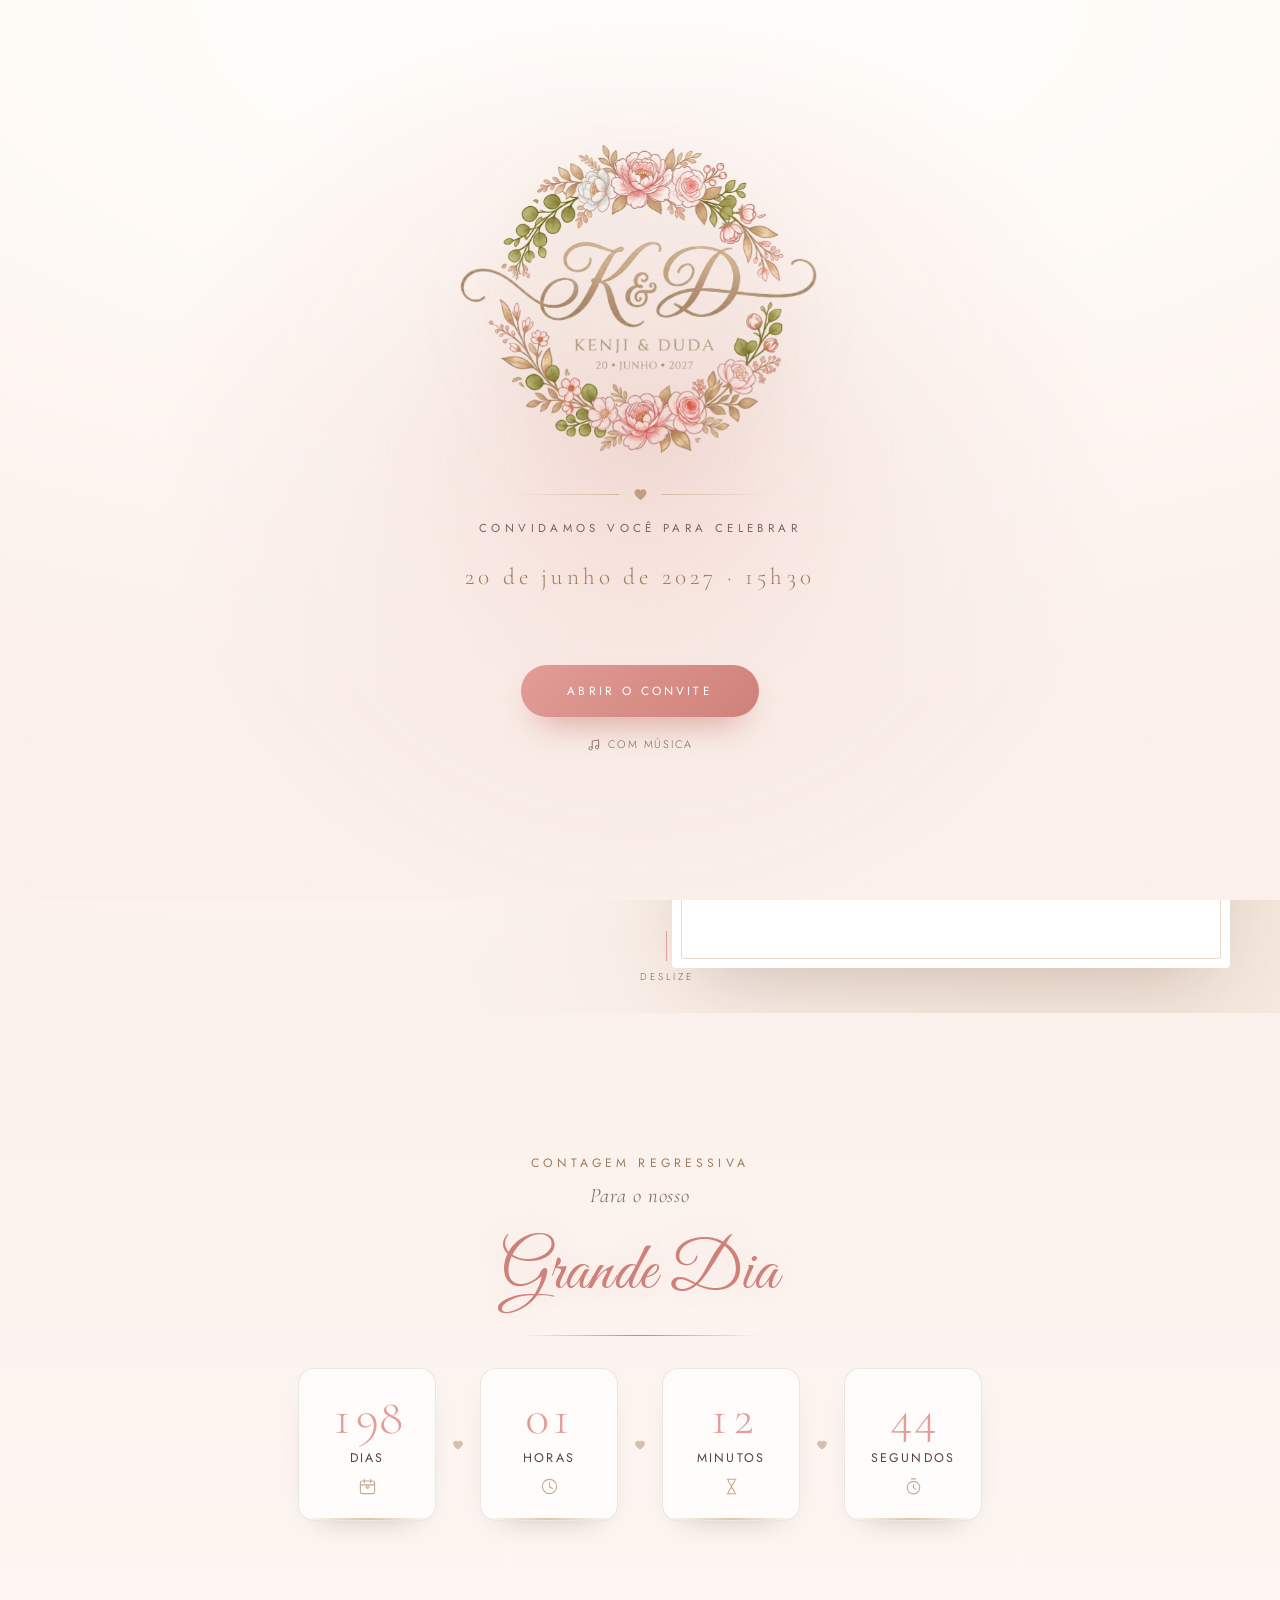
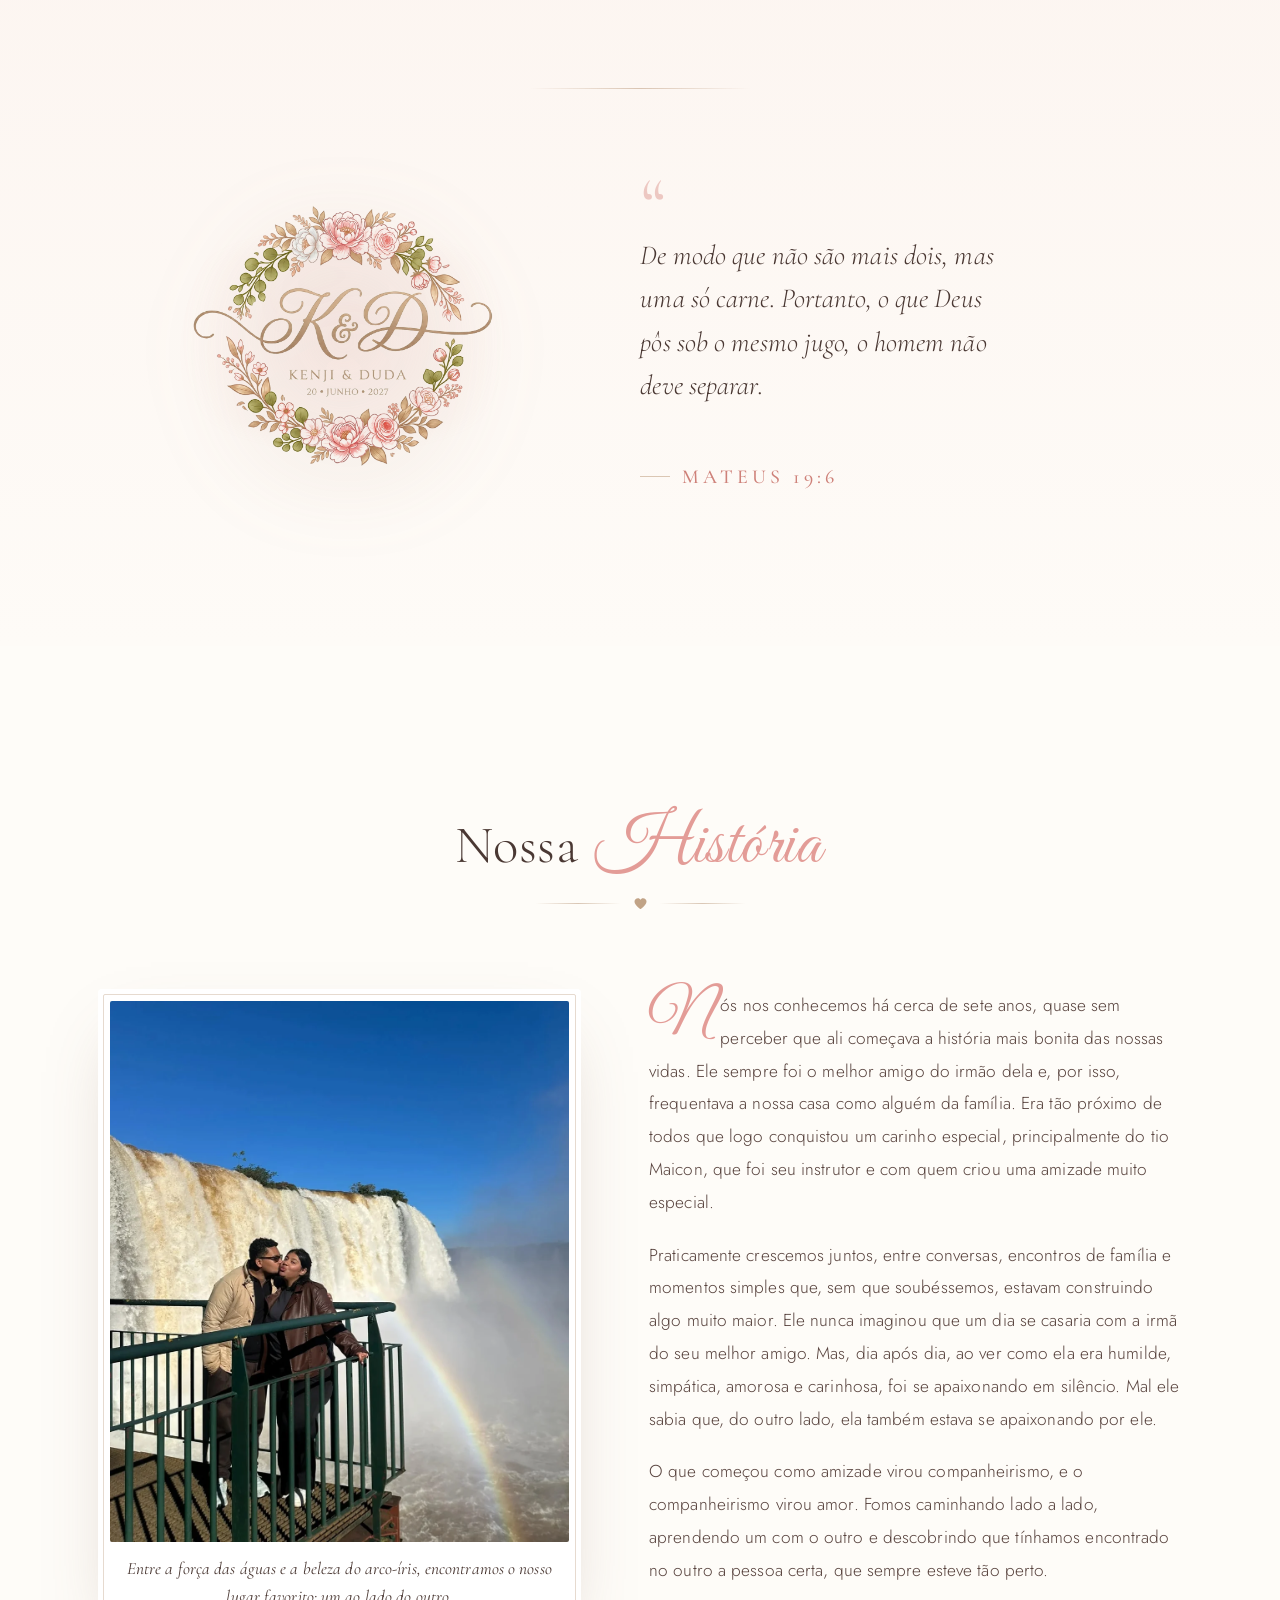
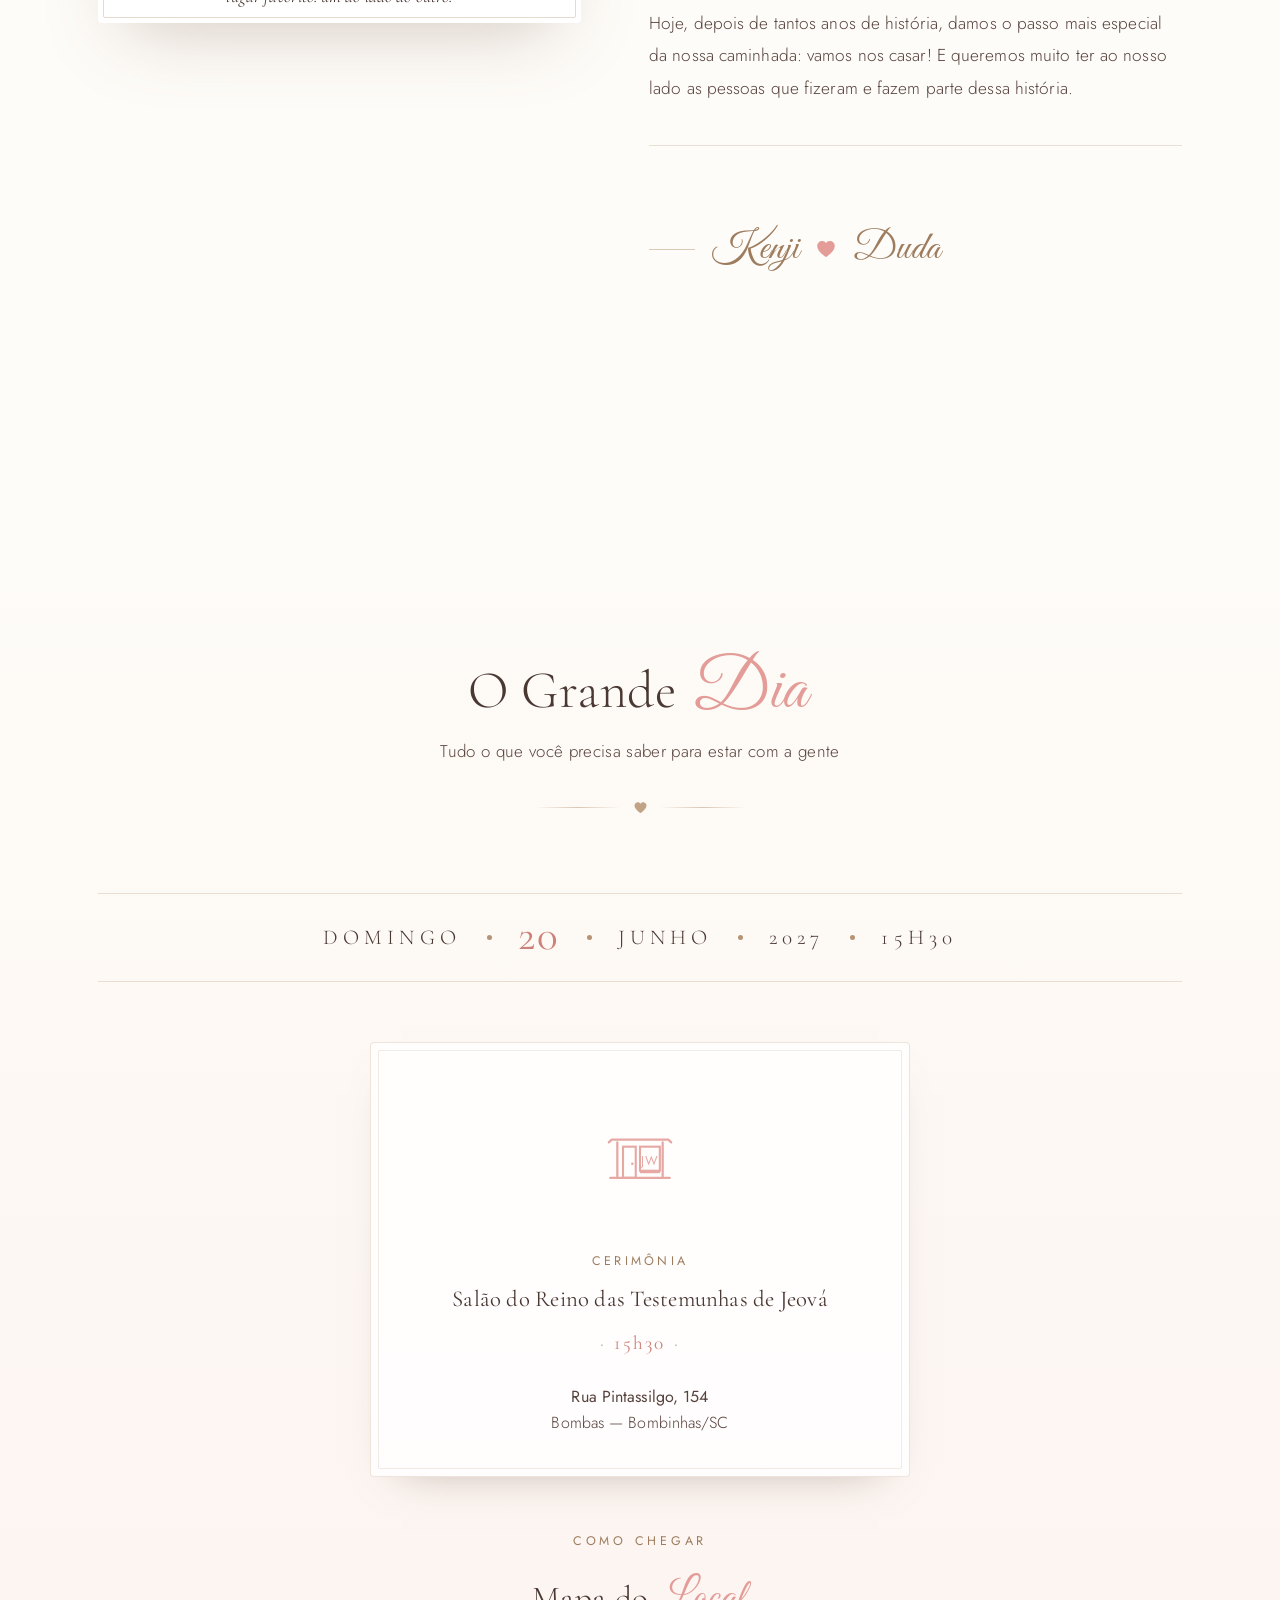
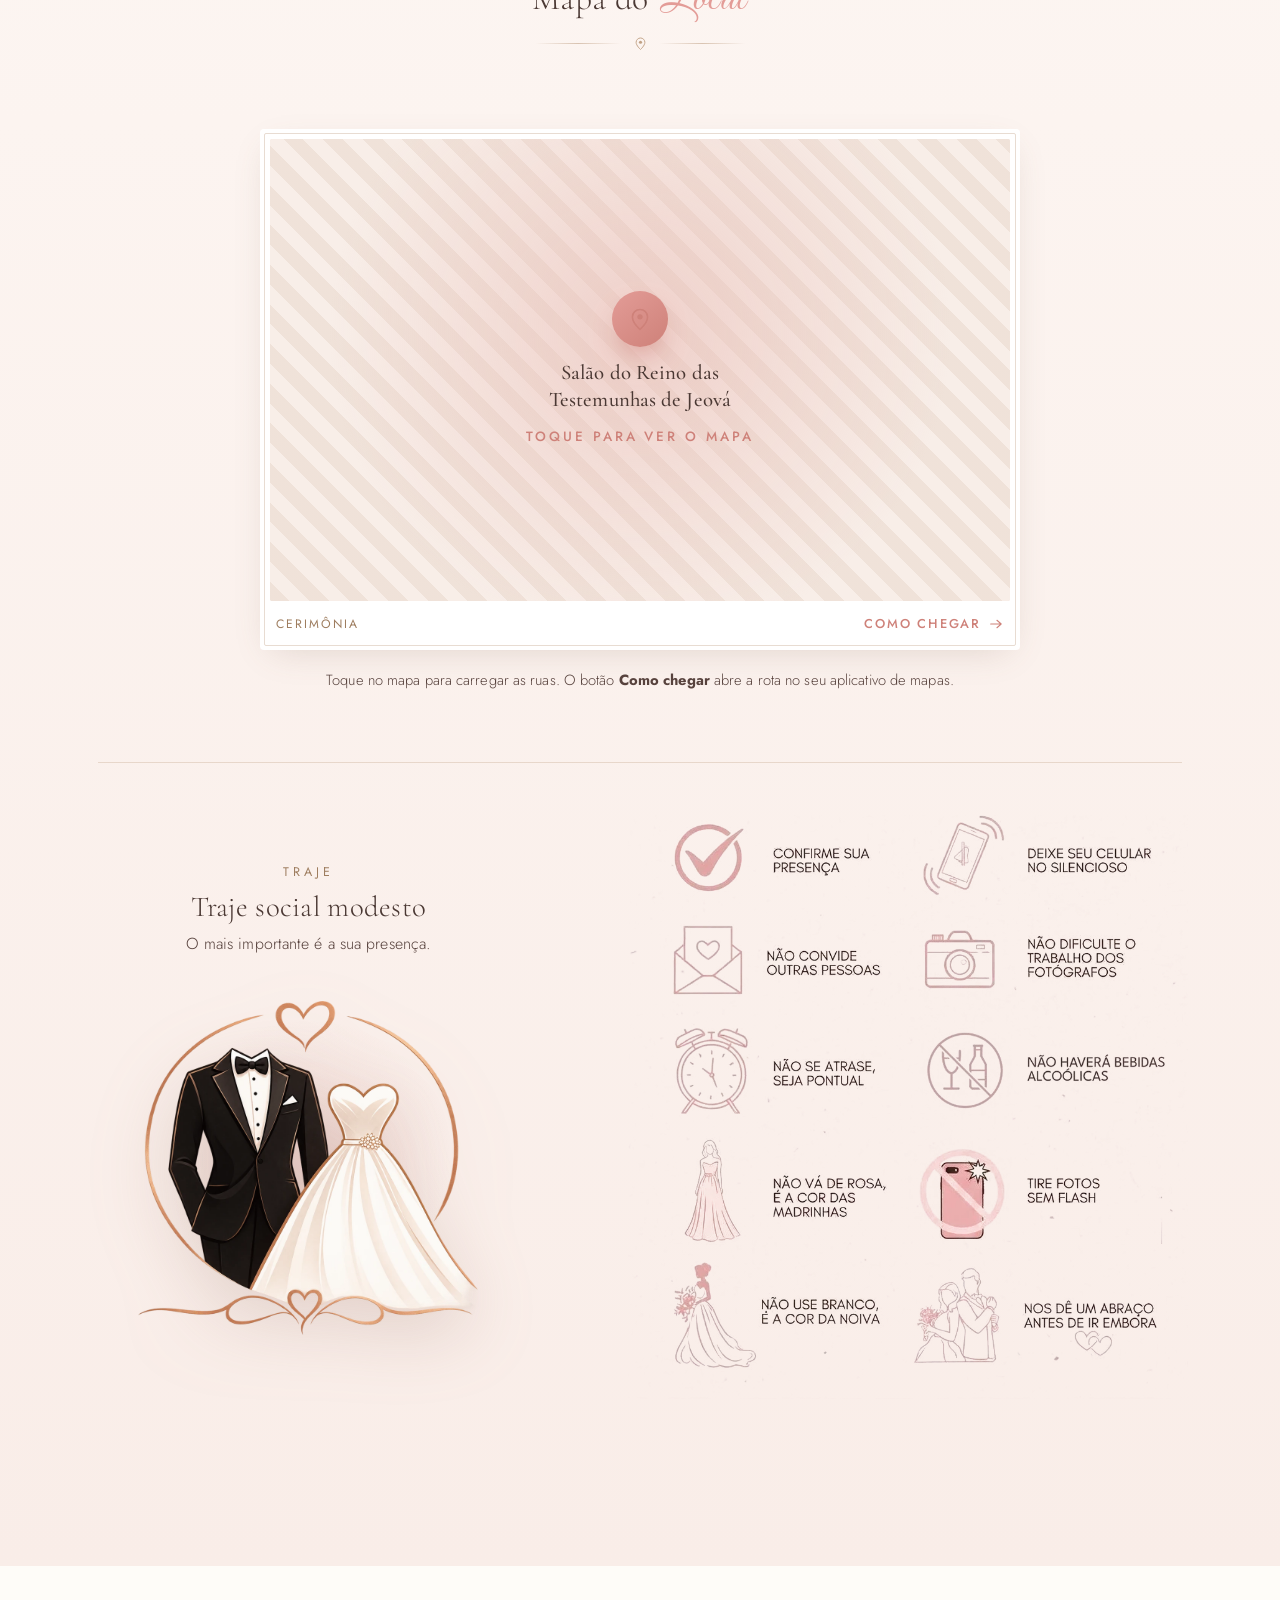
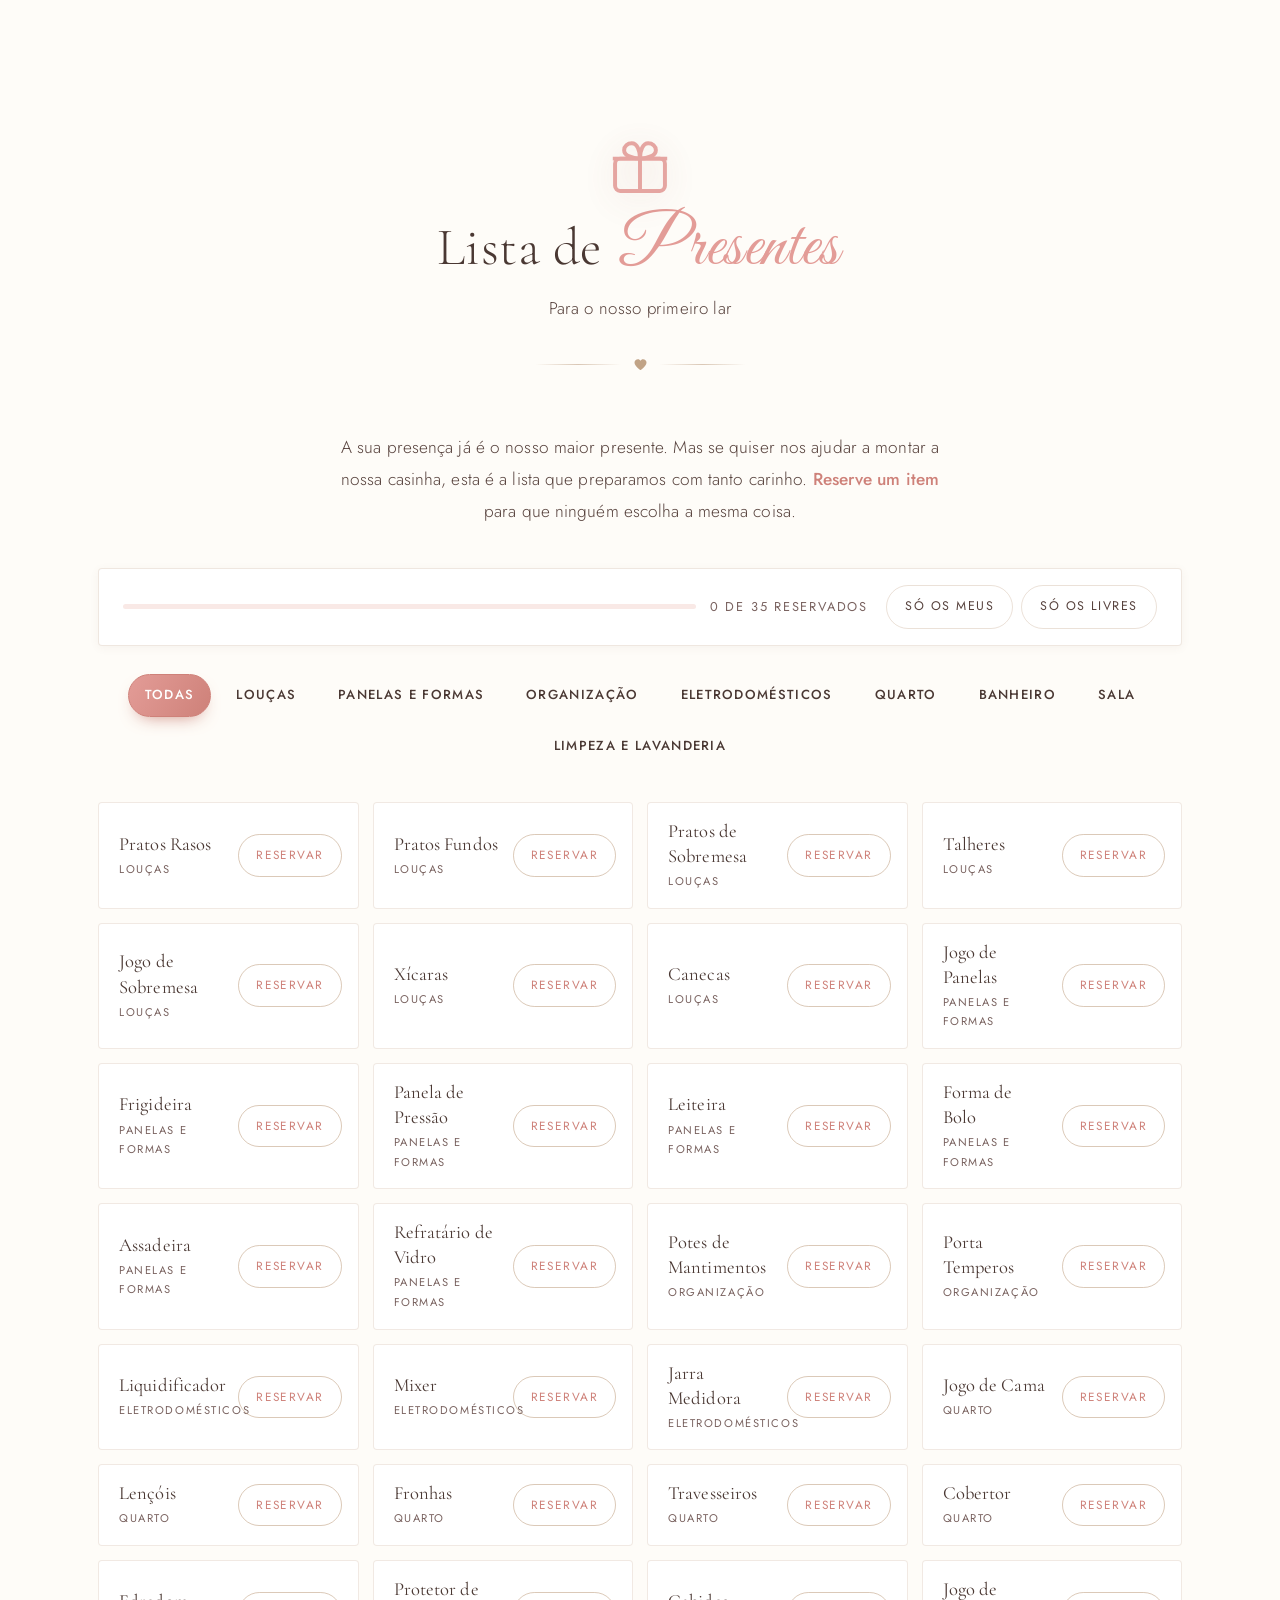
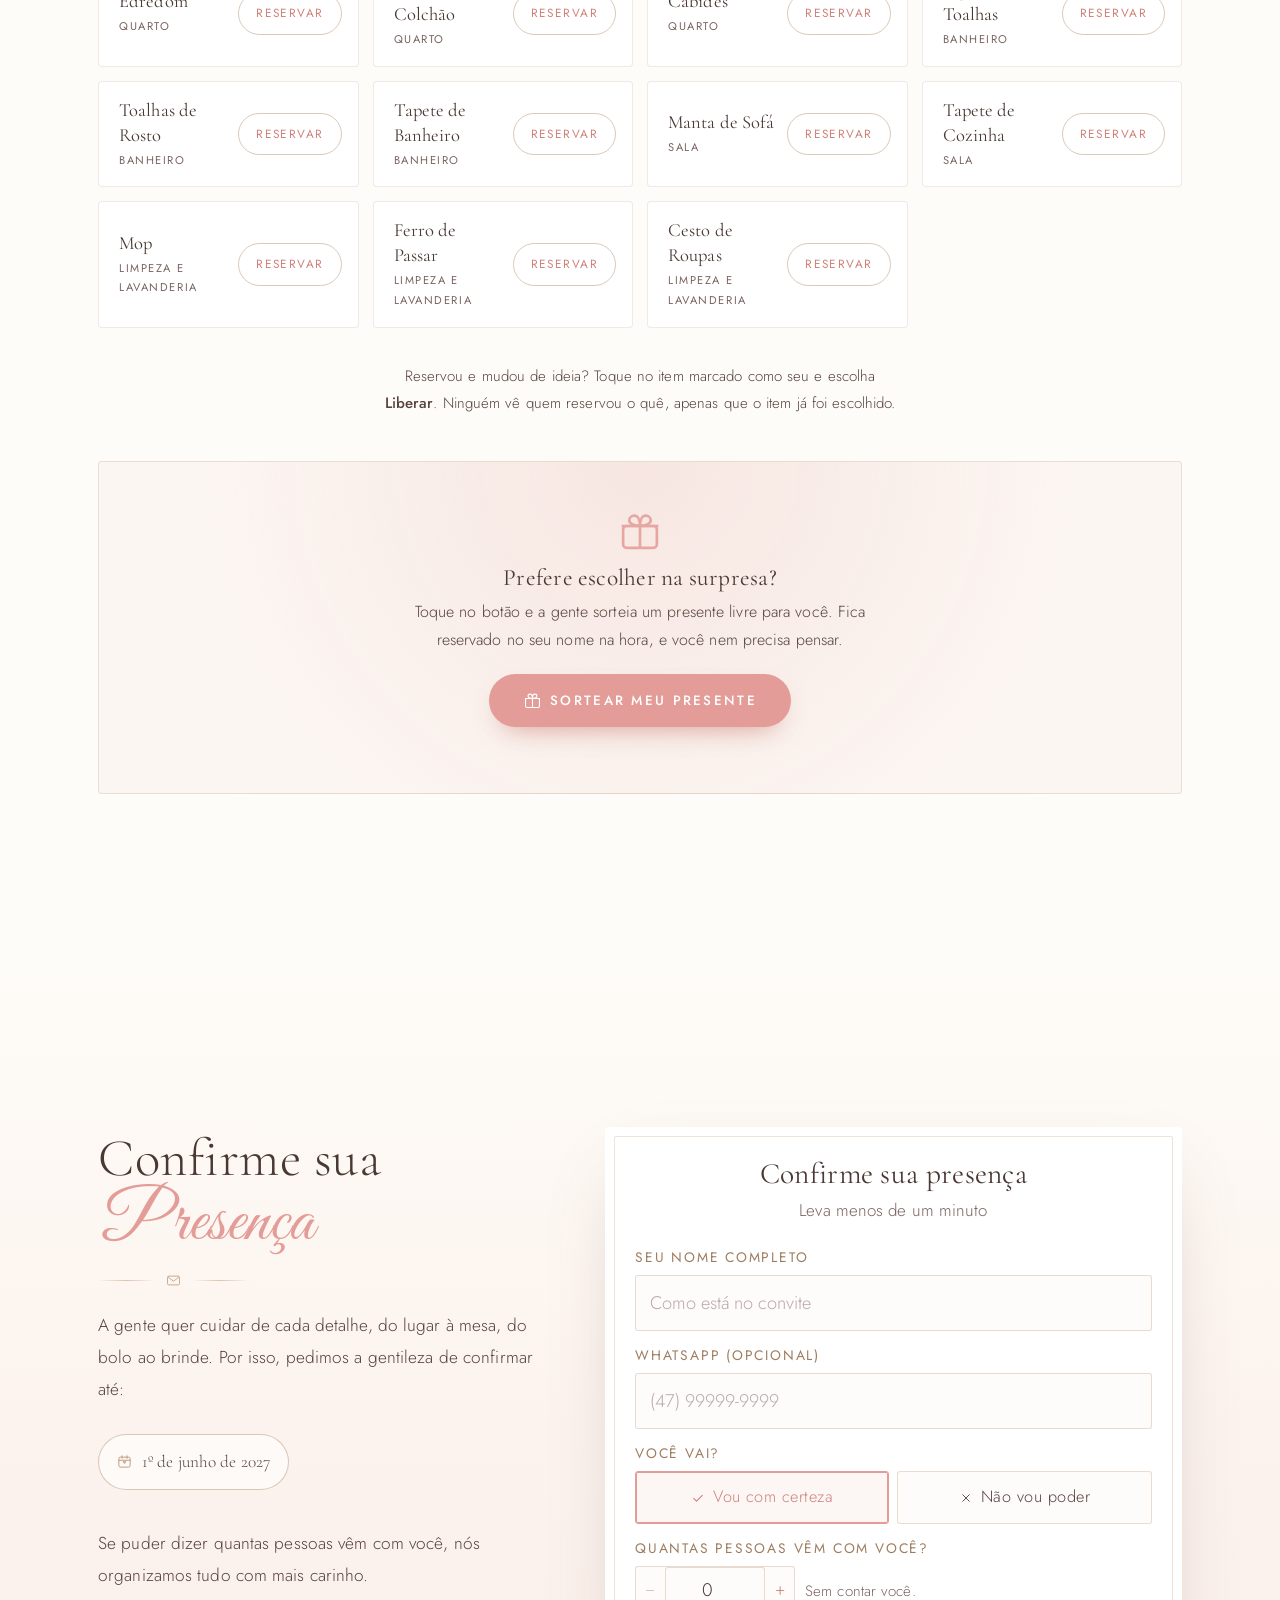
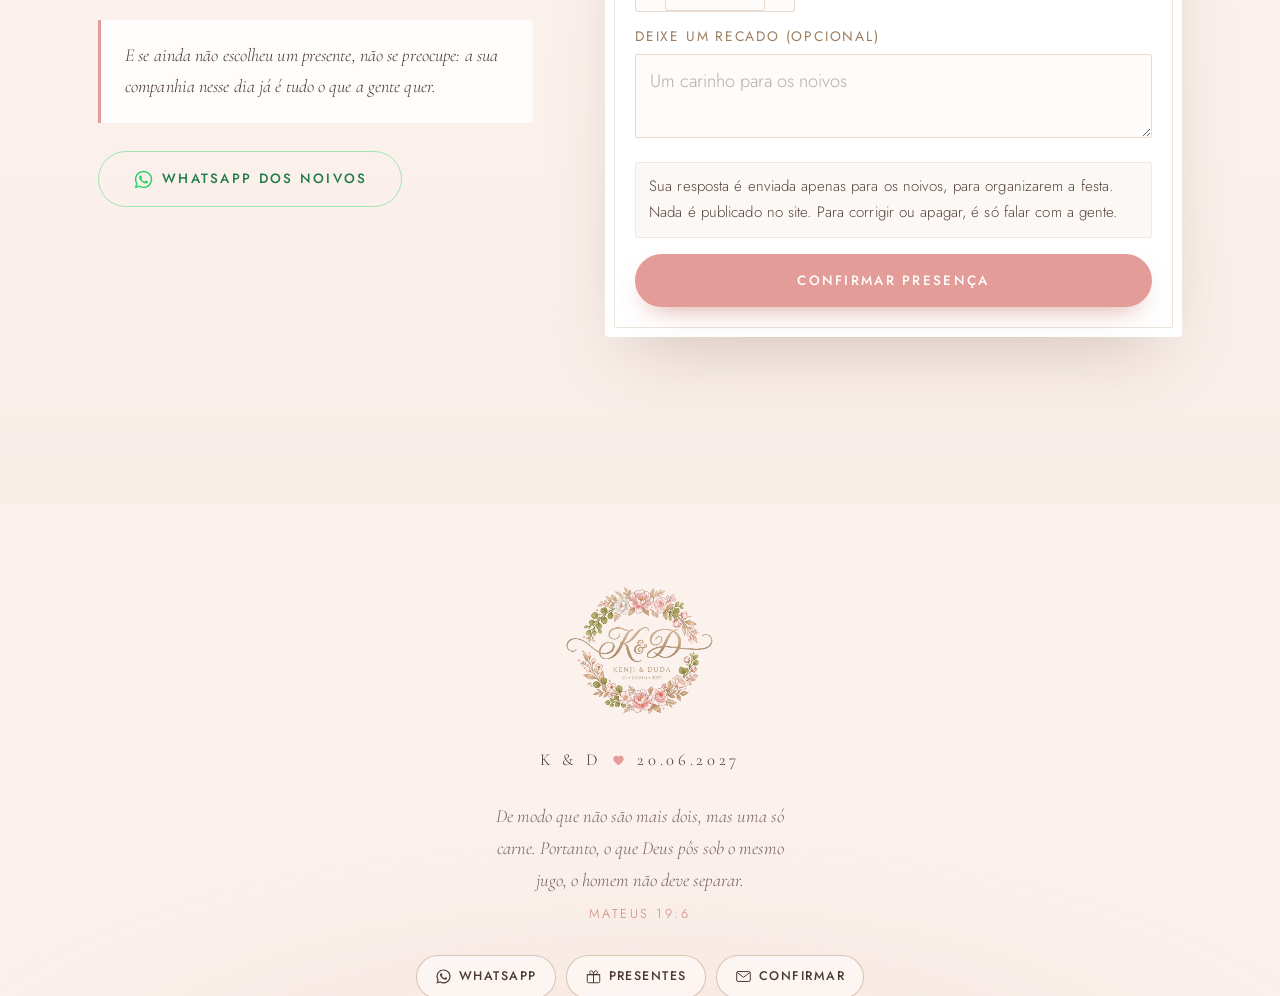
<file: index.html>
<!DOCTYPE html>
<html lang="pt-BR">
<head>
<meta charset="UTF-8">
<meta name="viewport" content="width=device-width, initial-scale=1">
<title>Kenji &amp; Duda — 20 de junho de 2027</title>
<meta name="description" content="O casamento de Kenji e Duda: nossa história, o grande dia, lista de presentes e confirmação de presença. 20 de junho de 2027, Bombinhas, Santa Catarina.">
<meta name="theme-color" content="#FDFBF7">

<meta property="og:type" content="website">
<meta property="og:url" content="https://kenjieduda.com.br/">
<meta property="og:title" content="Kenji &amp; Duda — 20 de junho de 2027">
<meta property="og:description" content="Nossa história, o grande dia, lista de presentes e confirmação de presença.">
<meta property="og:image" content="https://kenjieduda.com.br/assets/arte/compartilhar.jpg">
<meta property="og:locale" content="pt_BR">

<meta name="twitter:card" content="summary_large_image">
<meta name="twitter:title" content="Kenji &amp; Duda — 20 de junho de 2027">
<meta name="twitter:description" content="Nossa história, o grande dia, lista de presentes e confirmação de presença.">
<meta name="twitter:image" content="https://kenjieduda.com.br/assets/arte/compartilhar.jpg">

<link rel="canonical" href="https://kenjieduda.com.br/">

<link rel="icon" href="assets/arte/favicon-32.png" sizes="32x32" type="image/png">
<link rel="apple-touch-icon" href="assets/arte/favicon-180.png">
<link rel="icon" href="assets/arte/favicon-192.png" sizes="192x192" type="image/png">

<link rel="preconnect" href="https://fonts.googleapis.com">
<link rel="preconnect" href="https://fonts.gstatic.com" crossorigin>
<link href="https://fonts.googleapis.com/css2?family=Cormorant+Garamond:ital,wght@0,300;0,400;0,500;1,300;1,400&family=Great+Vibes&family=Jost:wght@300;400;500&display=swap" rel="stylesheet">

<link rel="preload" as="image" href="assets/arte/monograma.webp?v=2">

<link rel="stylesheet" href="css/base.css?v=20261119c">
<link rel="stylesheet" href="css/abertura.css?v=20261119c">
<link rel="stylesheet" href="css/hero.css?v=20261119c">
<link rel="stylesheet" href="css/contagem.css?v=20261119c">
<link rel="stylesheet" href="css/historia.css?v=20261119c">
<link rel="stylesheet" href="css/dia.css?v=20261121c">
<link rel="stylesheet" href="css/presentes.css?v=20261119c">
<link rel="stylesheet" href="css/formulario.css?v=20261119c">
<link rel="stylesheet" href="css/interface.css?v=20261119c">
<link rel="stylesheet" href="css/responsivo.css?v=20261119c">
</head>
<body>

<!-- pétalas em todo o site -->
<div class="petalas petalas--site" id="petalasSite" aria-hidden="true"></div>

<!-- ============================================================
     ÍCONES
     ============================================================ -->
<svg width="0" height="0" style="position:absolute" aria-hidden="true">
  <symbol id="i-coracao" viewBox="0 0 24 24">
    <path d="M12 20.9C12 20.9 2.4 15 2.4 8.8 2.4 5.7 4.9 3.4 7.9 3.4c1.8 0 3.4 1 4.1 2.4.7-1.4 2.3-2.4 4.1-2.4 3 0 5.5 2.3 5.5 5.4 0 6.2-9.6 12.1-9.6 12.1z" fill="currentColor"/>
  </symbol>
  <symbol id="i-calendario" viewBox="0 0 24 24">
    <rect x="3" y="5" width="18" height="16" rx="2.5" fill="none" stroke="currentColor" stroke-width="1.4"/>
    <path d="M3 10h18M8 2.8v4.2M16 2.8v4.2" fill="none" stroke="currentColor" stroke-width="1.4" stroke-linecap="round"/>
    <path d="M12 15.6c0 0-2.8-1.6-2.8-3.3 0-.9.7-1.6 1.6-1.6.5 0 1 .3 1.2.7.2-.4.7-.7 1.2-.7.9 0 1.6.7 1.6 1.6 0 1.7-2.8 3.3-2.8 3.3z" fill="currentColor" opacity=".7"/>
  </symbol>
  <symbol id="i-relogio" viewBox="0 0 24 24">
    <circle cx="12" cy="12" r="9" fill="none" stroke="currentColor" stroke-width="1.4"/>
    <path d="M12 6.8v5.6l3.6 2.1" fill="none" stroke="currentColor" stroke-width="1.4" stroke-linecap="round"/>
  </symbol>
  <symbol id="i-ampulheta" viewBox="0 0 24 24">
    <path d="M6.4 2.8h11.2M6.4 21.2h11.2M7.6 2.8c0 5.2 4.4 6.7 4.4 9.2s-4.4 4-4.4 9.2M16.4 2.8c0 5.2-4.4 6.7-4.4 9.2s4.4 4 4.4 9.2" fill="none" stroke="currentColor" stroke-width="1.4" stroke-linecap="round"/>
  </symbol>
  <symbol id="i-segundos" viewBox="0 0 24 24">
    <circle cx="12" cy="13.4" r="7.9" fill="none" stroke="currentColor" stroke-width="1.4"/>
    <path d="M12 13.4V9.4M12 13.4l2.9 1.9M9.4 2.4h5.2" fill="none" stroke="currentColor" stroke-width="1.4" stroke-linecap="round"/>
  </symbol>
  <symbol id="i-presente" viewBox="0 0 24 24">
    <rect x="3.2" y="9.4" width="17.6" height="11.4" rx="1.8" fill="none" stroke="currentColor" stroke-width="1.4"/>
    <path d="M2.4 9.4h19.2M12 9.4v11.4" fill="none" stroke="currentColor" stroke-width="1.4"/>
    <path d="M12 9.4C9.3 9.4 6.4 8.3 6.4 6.4c0-1.4 1.2-2.4 2.7-2.4 1.9 0 2.9 2.5 2.9 5.4zm0 0c2.7 0 5.6-1.1 5.6-3 0-1.4-1.2-2.4-2.7-2.4-1.9 0-2.9 2.5-2.9 5.4z" fill="none" stroke="currentColor" stroke-width="1.4"/>
  </symbol>
  <symbol id="i-envelope" viewBox="0 0 24 24">
    <rect x="2.4" y="5" width="19.2" height="14" rx="2" fill="none" stroke="currentColor" stroke-width="1.4"/>
    <path d="M3.2 6.4L12 13.2l8.8-6.8" fill="none" stroke="currentColor" stroke-width="1.4"/>
  </symbol>
  <symbol id="i-pino" viewBox="0 0 24 24">
    <path d="M12 21.6s7-6.3 7-11.4A7 7 0 1 0 5 10.2c0 5.1 7 11.4 7 11.4z" fill="none" stroke="currentColor" stroke-width="1.5" stroke-linejoin="round"/>
    <circle cx="12" cy="10" r="2.5" fill="currentColor"/>
  </symbol>
  <symbol id="i-seta" viewBox="0 0 24 24">
    <path d="M4 12h15M13.4 6.4L19.8 12l-6.4 5.6" fill="none" stroke="currentColor" stroke-width="1.6" stroke-linecap="round" stroke-linejoin="round"/>
  </symbol>
  <symbol id="i-check" viewBox="0 0 24 24">
    <path d="M4.6 12.6l4.8 4.8L19.4 7.4" fill="none" stroke="currentColor" stroke-width="1.8" stroke-linecap="round" stroke-linejoin="round"/>
  </symbol>
  <symbol id="i-x" viewBox="0 0 24 24">
    <path d="M6.4 6.4l11.2 11.2M17.6 6.4L6.4 17.6" fill="none" stroke="currentColor" stroke-width="1.6" stroke-linecap="round"/>
  </symbol>
  <symbol id="i-whatsapp" viewBox="0 0 24 24">
    <path d="M19.05 4.91A9.82 9.82 0 0 0 12.04 2C6.58 2 2.13 6.45 2.13 11.91c0 1.75.46 3.45 1.32 4.95L2 22l5.25-1.38a9.9 9.9 0 0 0 4.79 1.22h.01c5.46 0 9.91-4.45 9.91-9.91 0-2.65-1.03-5.14-2.91-7.02zM12.05 20.15h-.01a8.2 8.2 0 0 1-4.19-1.15l-.3-.18-3.12.82.83-3.04-.2-.31a8.2 8.2 0 0 1-1.26-4.38c0-4.54 3.7-8.24 8.25-8.24a8.2 8.2 0 0 1 8.24 8.25c0 4.54-3.7 8.23-8.24 8.23zm4.52-6.16c-.25-.12-1.47-.72-1.69-.81-.23-.08-.39-.12-.56.13-.16.25-.64.81-.79.97-.15.17-.29.19-.54.06-.25-.12-1.05-.39-1.99-1.23-.74-.66-1.23-1.47-1.38-1.72-.14-.25-.01-.38.11-.51.11-.11.25-.29.37-.43.13-.14.17-.25.25-.41.08-.17.04-.31-.02-.43-.06-.12-.56-1.34-.76-1.84-.2-.48-.4-.42-.56-.43h-.48c-.16 0-.43.06-.65.31-.22.25-.85.83-.85 2.03s.87 2.35 1 2.51c.12.17 1.72 2.62 4.16 3.67.58.25 1.04.4 1.39.51.59.19 1.12.16 1.54.1.47-.07 1.47-.6 1.68-1.18.21-.58.21-1.07.14-1.18-.06-.1-.22-.16-.47-.28z" fill="currentColor"/>
  </symbol>
  <symbol id="i-salao" viewBox="0 0 48 40">
    <!-- o traço da placa "JW" no salão -->
    <path d="M4 7h40M4 7l-2 2M44 7l2 2" fill="none" stroke="currentColor" stroke-width="1.6" stroke-linecap="round"/>
    <path d="M8 9v24M40 9v24" fill="none" stroke="currentColor" stroke-width="1.6" stroke-linecap="round"/>
    <path d="M3 34h42" fill="none" stroke="currentColor" stroke-width="1.6" stroke-linecap="round"/>
    <rect x="12" y="12" width="9" height="22" fill="none" stroke="currentColor" stroke-width="1.5"/>
    <circle cx="18.6" cy="24" r=".9" fill="currentColor"/>
    <rect x="24" y="12" width="14" height="17" fill="none" stroke="currentColor" stroke-width="1.5"/>
    <path d="M24 30h14" fill="none" stroke="currentColor" stroke-width="1.5"/>
    <text x="31" y="24.6" font-family="'Jost',sans-serif" font-size="9" font-weight="400" fill="currentColor" text-anchor="middle" letter-spacing=".5">JW</text>
  </symbol>
  <symbol id="i-terno" viewBox="0 0 48 48">
    <path d="M18.5 6.5L12 9.5 8.5 14l4 3 3-2.5v11.5L13 40h22l-2.5-14V14.5l3 2.5 4-3-3.5-4.5-6.5-3"
          fill="none" stroke="currentColor" stroke-width="1.7" stroke-linejoin="round" stroke-linecap="round"/>
    <path d="M18.5 6.5L24 12l5.5-5.5" fill="none" stroke="currentColor" stroke-width="1.5" stroke-linejoin="round"/>
    <path d="M24 12l-1.8 2.6 1.8 2 1.8-2L24 12z" fill="none" stroke="currentColor" stroke-width="1.4" stroke-linejoin="round"/>
    <path d="M24 16.6l-2 7.4 2 7.6 2-7.6-2-7.4z" fill="none" stroke="currentColor" stroke-width="1.5" stroke-linejoin="round"/>
    <path d="M24 12v4.6" fill="none" stroke="currentColor" stroke-width="1.4"/>
  </symbol>

  <!-- vestido -->
  <symbol id="i-vestido" viewBox="0 0 48 48">
    <path d="M19.6 8.4v-3M28.4 8.4v-3" fill="none" stroke="currentColor" stroke-width="1.7" stroke-linecap="round"/>
    <path d="M24 7c-2.4 0-4.3 1.2-4.3 2.9 0 1.8 1.9 3.3 4.3 3.3s4.3-1.5 4.3-3.3c0-1.7-1.9-2.9-4.3-2.9z"
          fill="none" stroke="currentColor" stroke-width="1.5" stroke-linejoin="round"/>
    <path d="M18.6 9c-1.3 1.2-2.1 2.5-2.1 3.7 0 1.8 1 2.9 2.7 3.4l-1.6 3.6h12.8l-1.6-3.6c1.7-.5 2.7-1.6 2.7-3.4 0-1.2-.8-2.5-2.1-3.7"
          fill="none" stroke="currentColor" stroke-width="1.6" stroke-linejoin="round" stroke-linecap="round"/>
    <path d="M17.6 19.7h12.8" fill="none" stroke="currentColor" stroke-width="1.6"/>
    <path d="M17.6 19.7c-2.6 3.7-4.4 7.8-5.3 11.9-.9 4.3-1 7.6-.3 10.4h24c.7-2.8.6-6.1-.3-10.4-.9-4.1-2.7-8.2-5.3-11.9"
          fill="none" stroke="currentColor" stroke-width="1.7" stroke-linejoin="round" stroke-linecap="round"/>
    <path d="M20.4 20.6l-3 21.4M27.6 20.6l3 21.4M24 20.6v21.4" fill="none" stroke="currentColor" stroke-width="1.1" stroke-linecap="round"/>
  </symbol>

  <!-- vestido de noiva: mais longo e com véu -->
  <symbol id="i-vestido-noiva" viewBox="0 0 48 48">
    <path d="M24 4.5c3.4 2.4 5.4 6 5.4 10.4 0 2.4-.6 4.6-1.7 6.6h-7.4c-1.1-2-1.7-4.2-1.7-6.6 0-4.4 2-8 5.4-10.4z"
          fill="none" stroke="currentColor" stroke-width="1.4" stroke-linejoin="round" opacity=".55"/>
    <path d="M20 9.4c-.8 2.4-1.2 4.6-1.2 6.6M28 9.4c.8 2.4 1.2 4.6 1.2 6.6"
          fill="none" stroke="currentColor" stroke-width="1.3" stroke-linecap="round" opacity=".55"/>
    <path d="M18.8 11.6c-1.3 1.2-2.1 2.5-2.1 3.7 0 1.8 1 2.9 2.7 3.4l-1.4 3.4h12l-1.4-3.4c1.7-.5 2.7-1.6 2.7-3.4 0-1.2-.8-2.5-2.1-3.7"
          fill="none" stroke="currentColor" stroke-width="1.6" stroke-linejoin="round" stroke-linecap="round"/>
    <path d="M17.8 22.1h12.4" fill="none" stroke="currentColor" stroke-width="1.6"/>
    <path d="M17.8 22.1c-3.3 4.4-5.6 9.2-6.6 14-.7 3.4-.7 6.3-.1 8.4h25.8c.6-2.1.6-5-.1-8.4-1-4.8-3.3-9.6-6.6-14"
          fill="none" stroke="currentColor" stroke-width="1.7" stroke-linejoin="round" stroke-linecap="round"/>
    <path d="M20.6 23.2l-3.4 20.8M27.4 23.2l3.4 20.8M24 23.2v20.8" fill="none" stroke="currentColor" stroke-width="1.1" stroke-linecap="round"/>
  </symbol>

  <!-- convidados: duas silhuetas discretas -->
  <symbol id="i-convidados" viewBox="0 0 48 48">
    <circle cx="18" cy="14" r="4.6" fill="none" stroke="currentColor" stroke-width="1.6"/>
    <path d="M9.5 38c0-4.7 3.8-8.5 8.5-8.5s8.5 3.8 8.5 8.5" fill="none" stroke="currentColor" stroke-width="1.6" stroke-linecap="round"/>
    <circle cx="32" cy="16.5" r="3.8" fill="none" stroke="currentColor" stroke-width="1.5"/>
    <path d="M25.5 38c0-3.9 2.9-7.1 6.5-7.1s6.5 3.2 6.5 7.1" fill="none" stroke="currentColor" stroke-width="1.5" stroke-linecap="round"/>
  </symbol>

  <!-- celular no silencioso: aparelho com ondas de chamada -->
  <symbol id="i-celular-silencio" viewBox="0 0 48 48">
    <rect x="16" y="8" width="16" height="32" rx="2.6" fill="none" stroke="currentColor" stroke-width="1.6"/>
    <path d="M22 12.5h4" fill="none" stroke="currentColor" stroke-width="1.4" stroke-linecap="round"/>
    <circle cx="24" cy="35.5" r="1.5" fill="none" stroke="currentColor" stroke-width="1.4"/>
    <path d="M35 16.5a7 7 0 0 1 0 9M38.6 12.6a12 12 0 0 1 0 16.4" fill="none" stroke="currentColor" stroke-width="1.5" stroke-linecap="round"/>
    <path d="M13 16.5a7 7 0 0 0 0 9M9.4 12.6a12 12 0 0 0 0 16.4" fill="none" stroke="currentColor" stroke-width="1.5" stroke-linecap="round" opacity=".55"/>
  </symbol>

  <!-- convite: envelope com coração -->
  <symbol id="i-envelope-coracao" viewBox="0 0 48 48">
    <rect x="7" y="13" width="34" height="23" rx="2.4" fill="none" stroke="currentColor" stroke-width="1.6"/>
    <path d="M7.6 14.4L24 26.4l16.4-12" fill="none" stroke="currentColor" stroke-width="1.6" stroke-linejoin="round"/>
    <path d="M24 31.2c0 0-4.4-2.7-4.4-5.2a2.4 2.4 0 0 1 4.4-1.3 2.4 2.4 0 0 1 4.4 1.3c0 2.5-4.4 5.2-4.4 5.2z" fill="currentColor"/>
  </symbol>

  <!-- câmera  -->
  <symbol id="i-camera" viewBox="0 0 48 48">
    <path d="M7 17.5h6.6l2.8-3.8h15.2l2.8 3.8H41v20H7v-20z" fill="none" stroke="currentColor" stroke-width="1.6" stroke-linejoin="round"/>
    <circle cx="24" cy="27.5" r="6.4" fill="none" stroke="currentColor" stroke-width="1.6"/>
    <circle cx="36" cy="21" r="1.3" fill="currentColor"/>
  </symbol>

  <!-- relógio de mesa: pontualidade -->
  <symbol id="i-despertador" viewBox="0 0 48 48">
    <circle cx="24" cy="26" r="13.5" fill="none" stroke="currentColor" stroke-width="1.6"/>
    <circle cx="24" cy="26" r="1.2" fill="currentColor"/>
    <path d="M24 26v-7M24 26l5 3.4" fill="none" stroke="currentColor" stroke-width="1.5" stroke-linecap="round"/>
    <path d="M15.4 14.6L11 10.6M32.6 14.6L37 10.6" fill="none" stroke="currentColor" stroke-width="1.6" stroke-linecap="round"/>
    <path d="M12 36.6l2.6 2.8M36 36.6l-2.6 2.8" fill="none" stroke="currentColor" stroke-width="1.5" stroke-linecap="round"/>
  </symbol>

  <!-- taça com proibido: sem bebida alcoólica -->
  <symbol id="i-sem-bebida" viewBox="0 0 48 48">
    <path d="M16 10h16l-1.6 7.4a6.8 6.8 0 0 1-12.8 0L16 10z" fill="none" stroke="currentColor" stroke-width="1.6" stroke-linejoin="round"/>
    <path d="M24 25v10M18.6 37.4h10.8" fill="none" stroke="currentColor" stroke-width="1.6" stroke-linecap="round"/>
    <path d="M11 9l26 26" fill="none" stroke="currentColor" stroke-width="1.7" stroke-linecap="round"/>
  </symbol>

  <!-- celular com flash riscado -->
  <symbol id="i-sem-flash" viewBox="0 0 48 48">
    <rect x="15" y="7" width="18" height="34" rx="2.6" fill="none" stroke="currentColor" stroke-width="1.6"/>
    <circle cx="22" cy="13.4" r="2.2" fill="none" stroke="currentColor" stroke-width="1.5"/>
    <path d="M27.5 13.4h2.4" fill="none" stroke="currentColor" stroke-width="1.5" stroke-linecap="round"/>
    <path d="M10 8l28 28" fill="none" stroke="currentColor" stroke-width="1.7" stroke-linecap="round"/>
  </symbol>

  <!-- abraço: duas pessoas -->
  <symbol id="i-abraco" viewBox="0 0 48 48">
    <circle cx="17.5" cy="15" r="3.9" fill="none" stroke="currentColor" stroke-width="1.6"/>
    <circle cx="31" cy="15.6" r="3.4" fill="none" stroke="currentColor" stroke-width="1.5"/>
    <path d="M9.5 37c0-4.6 3.6-8.3 8-8.3 2 0 3.8.8 5.2 2" fill="none" stroke="currentColor" stroke-width="1.6" stroke-linecap="round"/>
    <path d="M38.8 37c0-4.2-3-7.6-6.9-8.1-1.9-.2-3.6.4-5 1.6" fill="none" stroke="currentColor" stroke-width="1.5" stroke-linecap="round"/>
    <path d="M22.6 30.7c1.6-1.4 3.8-1.3 5.1.2" fill="none" stroke="currentColor" stroke-width="1.5" stroke-linecap="round"/>
  </symbol>

  <symbol id="i-som" viewBox="0 0 24 24">
    <path d="M4 9v6h4l5 4.2V4.8L8 9H4z" fill="none" stroke="currentColor" stroke-width="1.5" stroke-linejoin="round"/>
    <path d="M16.6 8.4a5 5 0 0 1 0 7.2M19.2 5.8a8.6 8.6 0 0 1 0 12.4" fill="none" stroke="currentColor" stroke-width="1.5" stroke-linecap="round"/>
  </symbol>
  <symbol id="i-mudo" viewBox="0 0 24 24">
    <path d="M4 9v6h4l5 4.2V4.8L8 9H4z" fill="none" stroke="currentColor" stroke-width="1.5" stroke-linejoin="round"/>
    <path d="M16.6 9.4l5 5.2M21.6 9.4l-5 5.2" fill="none" stroke="currentColor" stroke-width="1.5" stroke-linecap="round"/>
  </symbol>
  <symbol id="i-musica" viewBox="0 0 24 24">
    <path d="M9 17.6V5.2l11-2v12" fill="none" stroke="currentColor" stroke-width="1.4" stroke-linejoin="round"/>
    <circle cx="6.2" cy="17.8" r="2.8" fill="none" stroke="currentColor" stroke-width="1.4"/>
    <circle cx="17.2" cy="15.8" r="2.8" fill="none" stroke="currentColor" stroke-width="1.4"/>
  </symbol>
  <symbol id="i-sino" viewBox="0 0 24 24">
    <path d="M6 16.4V10a6 6 0 0 1 12 0v6.4l1.4 1.8H4.6L6 16.4z" fill="none" stroke="currentColor" stroke-width="1.4" stroke-linejoin="round"/>
    <path d="M10 20.6a2.2 2.2 0 0 0 4 0" fill="none" stroke="currentColor" stroke-width="1.4" stroke-linecap="round"/>
  </symbol>
</svg>

<!-- ============================================================
     ABERTURA
     ============================================================ -->
<div class="abertura" id="abertura">
  <div class="abertura__papel" aria-hidden="true"></div>
  <div class="abertura__halo" aria-hidden="true"></div>
  <div class="petalas" id="petalasAbertura" aria-hidden="true"></div>

  <div class="abertura__conteudo">
    <picture>
      <source srcset="assets/arte/monograma.webp?v=2" type="image/webp">
      <img class="abertura__monograma" src="assets/arte/monograma.png?v=2"
           alt="Monograma K &amp; D com rosas cor-de-rosa" width="1608" height="926" fetchpriority="high">
    </picture>

    <div class="abertura__linha" aria-hidden="true">
      <svg><use href="#i-coracao"/></svg>
    </div>

    <p class="abertura__convite">Convidamos você para celebrar</p>
    <p class="abertura__data">20 de junho de 2027 · 15h30</p>

    <button class="abertura__botao" id="btnEntrar" type="button">
      Abrir o convite
    </button>

    <p class="abertura__som">
      <span>
        <svg aria-hidden="true"><use href="#i-musica"/></svg>
        com música
      </span>
    </p>
  </div>
</div>

<!-- ============================================================
     TOPO
     ============================================================ -->
<div class="progresso-leitura" id="progressoLeitura" aria-hidden="true"></div>

<div class="topo" id="topo">
  <div class="topo__grade">
    <a class="topo__marca" href="#inicio" aria-label="Kenji e Duda — início">
      <span class="topo__iniciais" aria-hidden="true">K<i>&amp;</i>D</span>
      <span class="topo__nomes" aria-hidden="true">Kenji &amp; Duda</span>
    </a>

    <nav class="nav" id="nav" aria-label="Navegação principal">
      <a href="#inicio" style="--i:0">Início</a>
      <a href="#historia" style="--i:1">Nossa história</a>
      <a href="#dia" style="--i:2">O grande dia</a>
      <a href="#presentes" style="--i:3">Presentes</a>
      <a href="#confirmacao" style="--i:4">Confirmação</a>
    </nav>

    <button class="menu-btn" id="menuBtn" type="button"
            aria-expanded="false" aria-controls="nav" aria-label="Abrir menu">
      <span class="menu-btn__barras" aria-hidden="true"><i></i><i></i><i></i></span>
    </button>
  </div>
</div>

<!-- ============================================================
     HERO
     ============================================================ -->
<header class="hero" id="inicio">
  <div class="hero__brilho" aria-hidden="true"></div>

  <div class="wrap hero__grade">
    <div class="hero__texto">
      <div class="hero__marca">
        <div class="hero__dentro-corao">
          <svg class="hero__coracao-fundo" viewBox="0 0 200 184" fill="none" aria-hidden="true">
            <path d="M100 178S8 128 8 66C8 34 34 10 62 10c16 0 30 8 38 21 8-13 22-21 38-21 28 0 54 24 54 56 0 62-92 112-92 112z"
                  stroke="currentColor" stroke-width="1.3" stroke-linejoin="round"/>
            <path d="M100 162S26 120 26 68c0-24 19-42 40-42 13 0 25 7 34 20 9-13 21-20 34-20 21 0 40 18 40 42 0 52-74 94-74 94z"
                  stroke="currentColor" stroke-width=".9" stroke-linejoin="round"/>
          </svg>

          <p class="hero__olho">O nosso casamento</p>

          <h1 class="hero__nomes">
            <span class="hero__nome" style="--i:0">Kenji</span>
            <span class="hero__e" aria-hidden="true">&amp;</span>
            <span class="hero__nome" style="--i:1">Duda</span>
          </h1>
        </div>

        <p class="hero__data">20 de junho de 2027</p>
        <p class="hero__hora">às 15h30 · Bombinhas</p>
      </div>

      <p class="hero__frase">
        Duas histórias, um encontro,
        um amor que nos uniu
        e uma vida inteira para compartilhar.
      </p>

      <svg class="hero__ornamento hero__ornamento--frase" viewBox="0 8 260 16" fill="none" aria-hidden="true">
        <path d="M2 17C34 17 56 9 82 12c18 2 28 6 36 4" stroke="currentColor" stroke-width="1" stroke-linecap="round" opacity=".8"/>
        <path d="M258 17c-32 0-54-8-80-5-18 2-28 6-36 4" stroke="currentColor" stroke-width="1" stroke-linecap="round" opacity=".8"/>
        <path d="M130 22.4c0 0-6.6-4-6.6-7.9 0-2.1 1.6-3.6 3.5-3.6 1.3 0 2.5.8 3.1 1.9.6-1.1 1.8-1.9 3.1-1.9 1.9 0 3.5 1.5 3.5 3.6 0 3.9-6.6 7.9-6.6 7.9z" fill="currentColor"/>
      </svg>
    </div>

    <figure class="hero__foto">
      <picture>
        <source media="(max-width: 940px)" srcset="assets/fotos/hero-mobile.webp" type="image/webp">
        <source media="(max-width: 940px)" srcset="assets/fotos/hero-mobile.jpg" type="image/jpeg">
        <source srcset="assets/fotos/hero-desktop.webp" type="image/webp">
        <img src="assets/fotos/hero-desktop.jpg" width="1000" height="1250"
             alt="Kenji e Duda sorrindo, abraçados"
             decoding="async" fetchpriority="high">
      </picture>
    </figure>
  </div>

  <a class="hero__rolar" href="#contagem" aria-label="Rolar para a contagem regressiva">
    <span aria-hidden="true"></span>
    deslize
  </a>
</header>

<!-- ============================================================
     CONTAGEM + VERSÍCULO
     ============================================================ -->
<section class="contagem" id="contagem" aria-label="Contagem regressiva">
  <div class="wrap">
    <div class="revelar">
      <p class="contagem__olho">Contagem Regressiva</p>
      <h2 class="contagem__sub">Para o nosso <span>Grande Dia</span></h2>
    </div>

    <div class="contagem__deck revelar" id="deck" aria-live="polite">
      <div class="cartao-tempo">
        <span class="cartao-tempo__num" id="tDias">—</span>
        <span class="cartao-tempo__rot">Dias</span>
        <svg class="cartao-tempo__icone" aria-hidden="true"><use href="#i-calendario"/></svg>
      </div>
      <svg class="contagem__entre" aria-hidden="true"><use href="#i-coracao"/></svg>
      <div class="cartao-tempo">
        <span class="cartao-tempo__num" id="tHoras">—</span>
        <span class="cartao-tempo__rot">Horas</span>
        <svg class="cartao-tempo__icone" aria-hidden="true"><use href="#i-relogio"/></svg>
      </div>
      <svg class="contagem__entre" aria-hidden="true"><use href="#i-coracao"/></svg>
      <div class="cartao-tempo">
        <span class="cartao-tempo__num" id="tMin">—</span>
        <span class="cartao-tempo__rot">Minutos</span>
        <svg class="cartao-tempo__icone" aria-hidden="true"><use href="#i-ampulheta"/></svg>
      </div>
      <svg class="contagem__entre" aria-hidden="true"><use href="#i-coracao"/></svg>
      <div class="cartao-tempo">
        <span class="cartao-tempo__num" id="tSeg">—</span>
        <span class="cartao-tempo__rot">Segundos</span>
        <svg class="cartao-tempo__icone" aria-hidden="true"><use href="#i-segundos"/></svg>
      </div>
    </div>

    <div class="versiculo-bloco revelar">
      <div class="versiculo-bloco__marca">
        <picture>
          <source srcset="assets/arte/monograma.webp?v=2" type="image/webp">
          <img src="assets/arte/monograma.png?v=2" alt="Monograma K &amp; D com rosas cor-de-rosa"
               width="1608" height="926" loading="lazy" decoding="async">
        </picture>
      </div>

      <div class="versiculo-bloco__corpo">
        <span class="versiculo-bloco__aspas" aria-hidden="true">&ldquo;</span>
        <p class="versiculo-bloco__texto" id="versiculoTexto"></p>
        <span class="versiculo-bloco__ref" id="versiculoRef"></span>
      </div>
    </div>
  </div>
</section>

<!-- ============================================================
     NOSSA HISTÓRIA
     ============================================================ -->
<section class="secao historia" id="historia">
  <div class="wrap">
    <div class="cabeca revelar">
      <h2 class="cabeca__titulo">Nossa <em>História</em></h2>
      <div class="cabeca__fio" aria-hidden="true"><svg><use href="#i-coracao"/></svg></div>
    </div>

    <div class="historia__grade">
      <div class="historia__moldura" id="historiaMoldura">
        <figure class="historia__foto" id="historiaFoto">
          <picture>
            <source srcset="assets/fotos/casal-historia.webp" type="image/webp">
            <img src="assets/fotos/casal-historia.jpg" width="1100" height="1297"
                 alt="Kenji beijando Duda na frente das Cataratas, com um arco-íris ao fundo"
                 loading="lazy" decoding="async">
          </picture>
          <figcaption class="historia__legenda">
            Entre a força das águas e a beleza do arco-íris, encontramos
            o nosso lugar favorito: um ao lado do outro.
          </figcaption>
        </figure>
      </div>

      <div class="historia__texto revelar" id="historiaTexto"></div>
    </div>

  </div>
</section>

<!-- ============================================================
     O GRANDE DIA
     ============================================================ -->
<section class="secao dia" id="dia">
  <div class="wrap">
    <div class="cabeca revelar">
      <h2 class="cabeca__titulo">O Grande <em>Dia</em></h2>
      <p class="cabeca__sub">Tudo o que você precisa saber para estar com a gente</p>
      <div class="cabeca__fio" aria-hidden="true"><svg><use href="#i-coracao"/></svg></div>
    </div>

    <div class="dia__data revelar">
      <span>Domingo</span>
      <i aria-hidden="true"></i>
      <span><b>20</b></span>
      <i aria-hidden="true"></i>
      <span>Junho</span>
      <i aria-hidden="true"></i>
      <span>2027</span>
      <i aria-hidden="true"></i>
      <span>15h30</span>
    </div>

    <div class="dia__locais" id="locais"></div>

    <div class="cabeca cabeca--mapas revelar" style="margin-top:clamp(34px,5vw,54px)">
      <p class="cabeca__olho">Como Chegar</p>
      <h3 class="cabeca__titulo" style="font-size:clamp(1.5rem,4vw,2.1rem)">Mapa do <em>Local</em></h3>
      <div class="cabeca__fio" aria-hidden="true"><svg><use href="#i-pino"/></svg></div>
    </div>

    <div class="mapas" id="mapas"></div>

    <p class="mapas__nota revelar">
      Toque no mapa para carregar as ruas. O botão <b>Como chegar</b> abre a rota no seu aplicativo de mapas.
    </p>

    <div class="traje revelar">
      <div class="traje__cabeca">
        <span class="traje__rot">Traje</span>
        <h3 class="traje__nome" id="trajeNome"></h3>
        <p class="traje__nota" id="trajeNota"></p>
        <figure class="traje__arte">
          <picture>
            <source srcset="assets/arte/trajes.webp?v=2" type="image/webp">
            <img src="assets/arte/trajes.png?v=2" width="680" height="668"
                 alt="Ilustração de um smoking com gravata borboleta e um vestido de noiva"
                 loading="lazy" decoding="async">
          </picture>
        </figure>
      </div>

      <figure class="traje__cartilha">
        <picture>
          <source srcset="assets/arte/traje-cartilha.webp?v=3" type="image/webp">
          <img src="assets/arte/traje-cartilha.png?v=3" width="900" height="939"
               alt="Orientações aos convidados: confirme sua presença, deixe o celular no silencioso, não convide outras pessoas, não dificulte o trabalho dos fotógrafos, não se atrase, não haverá bebidas alcoólicas, não vá de rosa, tire fotos sem flash, não use branco e nos dê um abraço antes de ir embora"
               loading="lazy" decoding="async">
        </picture>
      </figure>
    </div>
  </div>
</section>

<!-- ============================================================
     LISTA DE PRESENTES
     ============================================================ -->
<section class="secao presentes" id="presentes">
  <div class="wrap">
    <div class="cabeca cabeca--presentes revelar">
      <svg class="cabeca__icone" aria-hidden="true"><use href="#i-presente"/></svg>
      <h2 class="cabeca__titulo">Lista de <em>Presentes</em></h2>
      <p class="cabeca__sub">Para o nosso primeiro lar</p>
      <div class="cabeca__fio" aria-hidden="true"><svg><use href="#i-coracao"/></svg></div>
    </div>

    <p class="presentes__intro revelar">
      A sua presença já é o nosso maior presente. Mas se quiser nos ajudar a montar
      a nossa casinha, esta é a lista que preparamos com tanto carinho.
      <b>Reserve um item</b> para que ninguém escolha a mesma coisa.
    </p>

    <div class="presentes__barra revelar">
      <div class="progresso">
        <div class="progresso__trilha">
          <div class="progresso__fill" id="progressoFill"></div>
        </div>
        <span class="progresso__texto" id="progressoTexto">0 de 0 reservados</span>
      </div>

      <div class="chips">
        <button class="chip" id="chipMeus" type="button" aria-pressed="false">Só os meus</button>
        <button class="chip" id="chipLivres" type="button" aria-pressed="false">Só os livres</button>
      </div>
    </div>

    <div class="presentes__confirmacao" id="confirmacaoPresente" role="status" aria-live="polite" hidden>
      <span class="presentes__confirmacao-icone" aria-hidden="true">
        <svg><use href="#i-check"/></svg>
      </span>
      <div class="presentes__confirmacao-texto">
        <b>Presente reservado com sucesso!</b>
        <span id="confirmacaoItem"></span>
        <small>Fica guardado no seu nome, e ninguém mais &lsquo;pode&rsquo; escolher o mesmo item. Obrigado pelo Carinho!</small>
      </div>
      <button class="presentes__confirmacao-fechar" id="fecharConfirmacao" type="button" aria-label="Fechar aviso">&times;</button>
    </div>

    <div class="categorias revelar" id="categorias" role="group" aria-label="Filtrar por categoria"></div>

    <ul class="lista-presentes revelar" id="listaPresentes" aria-live="polite"></ul>

    <div class="presentes__rodape revelar">
      <p class="presentes__nota">
        Reservou e mudou de ideia? Toque no item marcado como seu e escolha <b>Liberar</b>.
        Ninguém vê quem reservou o quê, apenas que o item já foi escolhido.
      </p>
    </div>

    <div class="surpresa revelar" id="surpresa">
      <svg class="surpresa__icone" aria-hidden="true"><use href="#i-presente"/></svg>
      <h3 class="surpresa__titulo">Prefere escolher na surpresa?</h3>
      <p class="surpresa__txt">
        Toque no botão e a gente sorteia um presente livre para você.
        Fica reservado no seu nome na hora, e você nem precisa pensar.
      </p>

      <button class="botao" type="button" id="btnSortear">
        <svg aria-hidden="true"><use href="#i-presente"/></svg>
        Sortear meu presente
      </button>

      <div class="sorteio" id="sorteio" aria-live="polite"></div>
    </div>
  </div>
</section>

<!-- ============================================================
     CONFIRMAÇÃO DE PRESENÇA
     ============================================================ -->
<section class="secao confirmacao" id="confirmacao">
  <div class="wrap confirmacao__grade">

    <div class="confirmacao__texto revelar">
      <div class="cabeca" style="justify-items:start;text-align:left;margin-bottom:22px">
        <h2 class="cabeca__titulo">Confirme sua <em>Presença</em></h2>
        <div class="cabeca__fio" aria-hidden="true" style="width:150px"><svg><use href="#i-envelope"/></svg></div>
      </div>

      <p>
        A gente quer cuidar de cada detalhe, do lugar à mesa, do bolo ao brinde.
        Por isso, pedimos a gentileza de confirmar até:
      </p>

      <p class="confirmacao__prazo">
        <svg aria-hidden="true"><use href="#i-calendario"/></svg>
        <span id="prazoRsvp"></span>
      </p>

      <p style="margin-top:18px">
        Se puder dizer quantas pessoas vêm com você, nós organizamos tudo com mais carinho.
      </p>

      <blockquote class="confirmacao__recado">
        E se ainda não escolheu um presente, não se preocupe: a sua companhia nesse dia
        já é tudo o que a gente quer.
      </blockquote>

      <div class="confirmacao__contato">
        <a class="botao botao--linha botao--whats" id="btnWhatsConfirmacao" href="#" target="_blank" rel="noopener">
          <svg aria-hidden="true"><use href="#i-whatsapp"/></svg>
          WhatsApp dos noivos
        </a>
      </div>
    </div>

    <div class="form-moldura revelar">
      <form class="form" id="formRsvp" novalidate>
        <div class="form__campos" id="formCampos">
          <h3 class="form__titulo">Confirme sua presença</h3>
          <p class="form__sub">Leva menos de um minuto</p>

          <p class="form__aviso" id="formAviso" role="alert"></p>

          <div class="campo">
            <label for="nome">Seu nome completo</label>
            <input type="text" id="nome" name="nome" autocomplete="name"
                   placeholder="Como está no convite" maxlength="90" required>
            <span class="campo__erro" id="erroNome">Escreva seu nome para a gente saber quem é.</span>
          </div>

          <div class="campo">
            <label for="telefone">WhatsApp (opcional)</label>
            <input type="tel" id="telefone" name="telefone" autocomplete="tel"
                   inputmode="tel" placeholder="(47) 99999-9999" maxlength="20">
          </div>

          <div class="campo">
            <span class="campo__rotulo">Você vai?</span>
            <div class="opcoes">
              <label class="opcao opcao--sim">
                <input type="radio" name="vai" value="sim" checked>
                <span><svg aria-hidden="true"><use href="#i-check"/></svg> Vou com certeza</span>
              </label>
              <label class="opcao opcao--nao">
                <input type="radio" name="vai" value="nao">
                <span><svg aria-hidden="true"><use href="#i-x"/></svg> Não vou poder</span>
              </label>
            </div>
          </div>

          <div class="campo" id="campoAcompanhantes">
            <span class="campo__rotulo">Quantas pessoas vêm com você?</span>
            <div class="acompanhantes">
              <div class="stepper">
                <button type="button" id="menos" aria-label="Diminuir acompanhantes">&minus;</button>
                <input type="number" id="acompanhantes" name="acompanhantes"
                       min="0" max="6" value="0" inputmode="numeric" aria-label="Acompanhantes">
                <button type="button" id="mais" aria-label="Aumentar acompanhantes">+</button>
              </div>
              <span class="campo__dica">Sem contar você.</span>
            </div>
          </div>

          <div class="campo">
            <label for="recado">Deixe um recado (opcional)</label>
            <textarea id="recado" name="recado" maxlength="400"
                      placeholder="Um carinho para os noivos"></textarea>
          </div>

          <p class="campo--privacidade">
            Sua resposta é enviada apenas para os noivos, para organizarem a festa.
            Nada é publicado no site. Para corrigir ou apagar, é só falar com a gente.
          </p>

          <button class="botao" type="submit" id="btnEnviar" style="width:100%">
            Confirmar presença
          </button>
        </div>

        <div class="form__ok" id="formOk">
          <div class="form__ok-icone" aria-hidden="true"><svg><use href="#i-check"/></svg></div>
          <h3 id="formOkTitulo">Presença confirmada!</h3>
          <p id="formOkTexto">Que alegria ter você com a gente nesse dia.</p>
          <button class="botao botao--linha" type="button" id="btnEditar">
            Editar resposta
          </button>
        </div>
      </form>
    </div>

  </div>
</section>

<!-- ============================================================
     RODAPÉ
     ============================================================ -->
<footer class="rodape">
  <a href="#inicio" aria-label="Kenji e Duda — voltar ao início">
    <picture>
      <source srcset="assets/arte/monograma.webp?v=2" type="image/webp">
      <img class="rodape__monograma" src="assets/arte/monograma.png?v=2"
           alt="Monograma K &amp; D" width="1608" height="926" loading="lazy" decoding="async">
    </picture>
  </a>

  <div class="rodape__linha">
    <span>K &amp; D</span>
    <svg aria-hidden="true"><use href="#i-coracao"/></svg>
    <span>20.06.2027</span>
  </div>

  <p class="rodape__versiculo">
    <span id="rodapeVersiculo" style="display:block;font-family:var(--serif);font-style:italic;text-transform:none;letter-spacing:0;font-size:1em;color:var(--tinta-suave)"></span>
    <span id="rodapeReferencia"></span>
  </p>

  <div class="rodape__links">
    <a class="rodape__link" id="linkWhats" href="#" target="_blank" rel="noopener">
      <svg aria-hidden="true"><use href="#i-whatsapp"/></svg>
      WhatsApp
    </a>
    <a class="rodape__link" href="#presentes">
      <svg aria-hidden="true"><use href="#i-presente"/></svg>
      Presentes
    </a>
    <a class="rodape__link" href="#confirmacao">
      <svg aria-hidden="true"><use href="#i-envelope"/></svg>
      Confirmar
    </a>
  </div>

  <p class="rodape__credito">Feito com amor para celebrar o nosso grande dia.</p>
</footer>

<!-- ============================================================
     MÚSICA
     ============================================================ -->
<div class="aviso-musica" id="avisoMusica" role="status" aria-live="polite">
  <div class="aviso-musica__icone" aria-hidden="true"><svg><use href="#i-musica"/></svg></div>
  <div class="aviso-musica__texto">
    <b id="musicaRotulo">Tocando agora</b>
    <span id="musicaNome"></span>
  </div>
  <button class="aviso-musica__fechar" id="fecharAviso" type="button" aria-label="Fechar aviso">&times;</button>
</div>

<button class="som" id="btnSom" type="button" aria-label="Pausar música" aria-pressed="false">
  <svg class="icone-onde" aria-hidden="true"><use href="#i-som"/></svg>
  <svg class="icone-mudo" aria-hidden="true"><use href="#i-mudo"/></svg>
</button>

<audio id="audio" loop preload="none"></audio>

<div class="toast" id="toast" role="status" aria-live="polite"></div>

<script src="js/config.js?v=20261121b"></script>
<script src="js/app.js?v=20261121b"></script>
<script src="js/musica.js?v=20261119c"></script>
<script src="js/presentes.js?v=20261119c"></script>
<script src="js/presentes-ui.js?v=20261119c"></script>
<script src="js/rsvp.js?v=20261119c"></script>
<script src="js/interface.js?v=20261119c"></script>
</body>
</html>
</file>
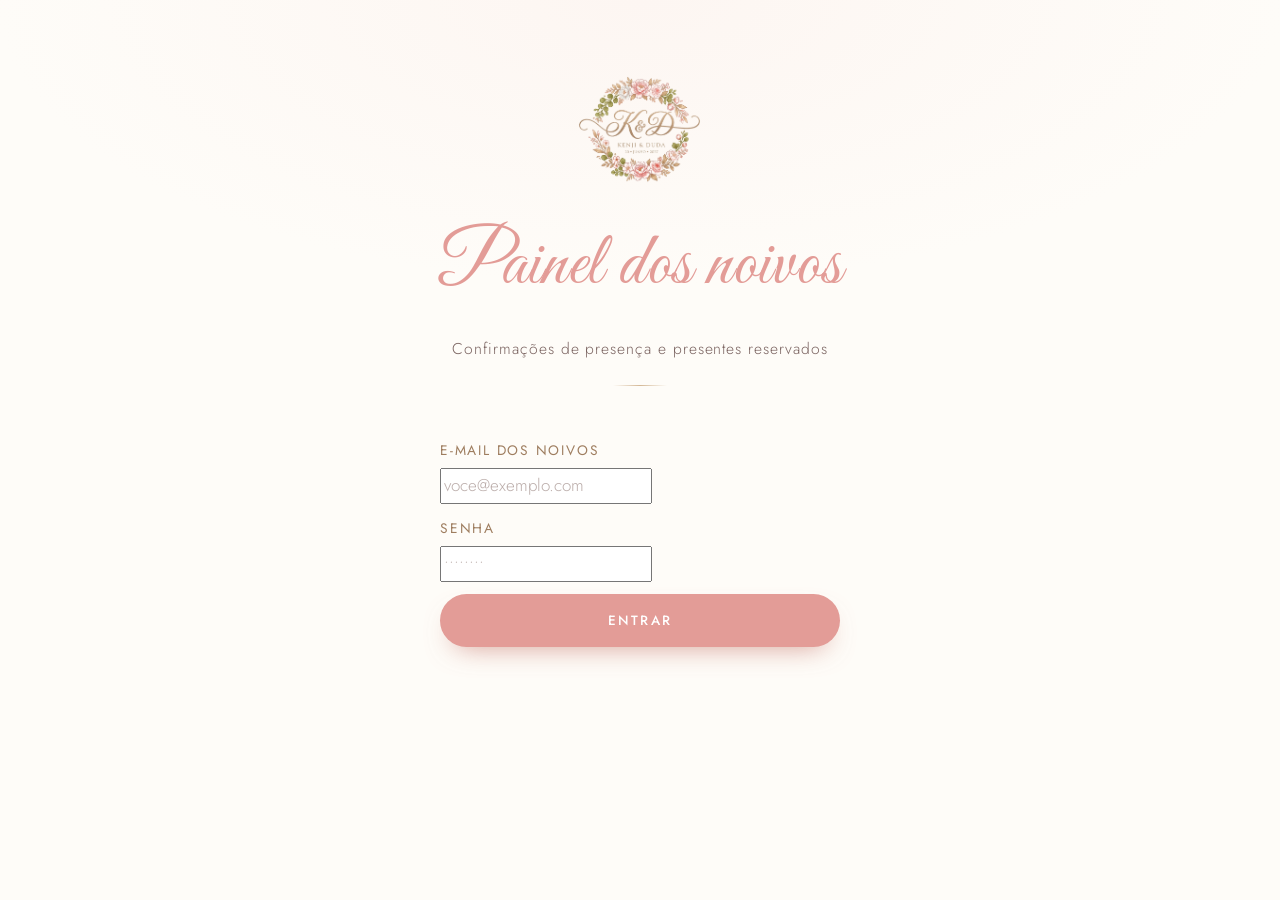
<file: painel.html>
<!DOCTYPE html>
<html lang="pt-BR">
<head>
<meta charset="UTF-8">
<meta name="viewport" content="width=device-width, initial-scale=1">
<meta name="robots" content="noindex, nofollow">
<title>Painel dos noivos — Kenji &amp; Duda</title>
<meta name="theme-color" content="#FDFBF7">

<link rel="icon" href="assets/arte/favicon-32.png" sizes="32x32" type="image/png">
<link rel="preconnect" href="https://fonts.googleapis.com">
<link rel="preconnect" href="https://fonts.gstatic.com" crossorigin>
<link href="https://fonts.googleapis.com/css2?family=Cormorant+Garamond:ital,wght@0,300;0,400;1,400&family=Great+Vibes&family=Jost:wght@300;400;500&display=swap" rel="stylesheet">

<link rel="stylesheet" href="css/base.css?v=20261116c">
<link rel="stylesheet" href="css/formulario.css?v=20261116c">
<link rel="stylesheet" href="css/painel.css?v=20261116c">
</head>
<body>

<div class="painel">
  <div class="painel__wrap">

    <picture>
      <source srcset="assets/arte/monograma.webp?v=2" type="image/webp">
      <img class="painel__marca" src="assets/arte/monograma.png?v=2"
           alt="Monograma K &amp; D" width="1608" height="926">
    </picture>

    <h1 class="painel__titulo">Painel dos noivos</h1>
    <p class="painel__sub" id="painelSub">Confirmações de presença e presentes reservados</p>

    <!-- ============ login ============ -->
    <div class="painel__login" id="painelLogin" hidden>
      <form class="form" id="formLogin">
        <div class="campo">
          <label for="email">E-mail dos noivos</label>
          <input type="email" id="email" autocomplete="username" placeholder="voce@exemplo.com" required>
        </div>
        <div class="campo">
          <label for="senha">Senha</label>
          <input type="password" id="senha" autocomplete="current-password" placeholder="••••••••" required>
          <span class="campo__erro" id="erroSenha">E-mail ou senha incorretos.</span>
        </div>
        <button class="botao" type="submit" style="width:100%">Entrar</button>
      </form>
    </div>

    <!-- ============ conteúdo ============ -->
    <div id="painelConteudo" hidden>

      <div class="painel__numeros">
        <div class="numero">
          <span class="numero__valor" id="numConfirmados">—</span>
          <span class="numero__rot">Confirmados</span>
        </div>
        <div class="numero">
          <span class="numero__valor" id="numPessoas">—</span>
          <span class="numero__rot">Pessoas no total</span>
        </div>
        <div class="numero">
          <span class="numero__valor" id="numNaoVao">—</span>
          <span class="numero__rot">Não vão</span>
        </div>
        <div class="numero">
          <span class="numero__valor" id="numPresentes">—</span>
          <span class="numero__rot">Presentes reservados</span>
        </div>
      </div>

      <div class="painel__abas" role="tablist">
        <button class="aba" type="button" role="tab" aria-selected="true" data-aba="rsvp">Confirmações</button>
        <button class="aba" type="button" role="tab" aria-selected="false" data-aba="presentes">Presentes</button>
      </div>

      <div class="painel__ferramentas">
        <button class="botao botao--linha" type="button" id="btnAtualizar">Atualizar</button>
        <button class="botao botao--linha" type="button" id="btnSair">Sair</button>
      </div>

      <div class="painel__bloco ativo" id="blocoRsvp">
        <div class="tabela-moldura">
          <div class="tabela-rolagem">
            <table class="tabela">
              <thead>
                <tr>
                  <th>Nome</th>
                  <th>Vai</th>
                  <th>Acompanhantes</th>
                  <th>WhatsApp</th>
                  <th>Recado</th>
                  <th>Quando</th>
                  <th></th>
                </tr>
              </thead>
              <tbody id="corpoRsvp"></tbody>
            </table>
          </div>
        </div>
        <p class="painel__vazio" id="vazioRsvp" hidden>Nenhuma confirmação ainda.</p>
      </div>

      <div class="painel__bloco" id="blocoPresentes">
        <div class="tabela-moldura">
          <div class="tabela-rolagem">
            <table class="tabela">
              <thead>
                <tr>
                  <th>Presente</th>
                  <th>Categoria</th>
                  <th>Reservado</th>
                  <th></th>
                </tr>
              </thead>
              <tbody id="corpoPresentes"></tbody>
            </table>
          </div>
        </div>
        <p class="painel__vazio" id="vazioPresentes" hidden>Nenhum presente reservado ainda.</p>
      </div>

      <div class="aviso-banco" id="avisoLocal" hidden>
        <b>Atenção:</b> este painel está no modo de teste. As respostas feitas no site ficam
        guardadas no aparelho de cada convidado e <b>não chegam até aqui</b>.
        Para receber as confirmações de verdade, ligue o banco de dados seguindo o
        passo a passo do <code>LEIA-ME.md</code> e troque, em <code>js/config.js?v=20261116b</code>,
        <code>infra.modo</code> para <code>"firebase"</code>.
      </div>

    </div>
  </div>
</div>

<script src="js/config.js?v=20261116b"></script>
<script src="js/app.js?v=20261116b"></script>
<script src="js/auth.js?v=20261116b"></script>
<script src="js/presentes.js?v=20261116b"></script>
<script src="js/rsvp.js?v=20261116b"></script>
<script src="js/painel.js?v=20261116b"></script>
</body>
</html>
</file>
<file: css/base.css>
/* ===================================================================
   KENJI & DUDA — 20.06.2027
   Cores tiradas do convite impresso e do monograma.
   =================================================================== */

:root {
  /* base */
  --creme:        #FEFDFB;
  --creme-fundo:  #FEFCF8;
  --creme-alt:    #FBF5F0;

  /* rosa bebê */
  --rosa-bebe:    #F9E9E6;
  --rosa-claro:   #F3DAD6;
  --rosa:         #E9BCB6;
  --rosa-medio:   #DC9F97;

  /* coral das letras script do convite */
  --coral:        #E39C97;
  --coral-forte:  #CE8179;

  /* dourado do monograma */
  --dourado:      #B79373;
  --dourado-claro:#D4B896;
  --dourado-fosco:#9E7D5F;

  /* texto */
  --tinta:        #4A3833;
  --tinta-media:  #57423D;
  --tinta-suave:  #7A6360;

  /* linhas */
  --linha:        rgba(183, 147, 115, .28);
  --linha-forte:  rgba(183, 147, 115, .5);

  /* sombras */
  --sombra-sm: 0 2px 10px rgba(120, 90, 75, .06);
  --sombra:    0 10px 34px -12px rgba(120, 90, 75, .22);
  --sombra-lg: 0 30px 70px -28px rgba(120, 90, 75, .34);

  /* tipografia */
  --serif:  'Cormorant Garamond', Georgia, 'Times New Roman', serif;
  --script: 'Great Vibes', 'Segoe Script', cursive;
  --sans:   'Jost', 'Gill Sans', 'Trebuchet MS', sans-serif;

  /* layout */
  --largura: 1180px;
  --respiro: clamp(96px, 13vw, 196px);

  /* movimento */
  --suave: cubic-bezier(.22, .61, .36, 1);
  --elastico: cubic-bezier(.16, 1, .3, 1);
}

*,
*::before,
*::after { box-sizing: border-box; }

html {
  scroll-behavior: smooth;
  -webkit-text-size-adjust: 100%;
}

body {
  margin: 0;
  background: var(--creme-fundo);
  color: var(--tinta);
  font-family: var(--sans);
  font-size: 17px;
  font-weight: 300;
  line-height: 1.75;
  letter-spacing: .006em;
  /* sem overflow no body: qualquer clip/hidden aqui desativa o
     position: sticky da foto da história. O que precisa conter
     transbordo já tem overflow no próprio elemento. */
  -webkit-font-smoothing: antialiased;
  -moz-osx-font-smoothing: grayscale;
}

body.travado { overflow: hidden; }

img,
picture,
svg { display: block; max-width: 100%; }

img { height: auto; }

a {
  color: var(--coral-forte);
  text-decoration: none;
  transition: color .3s var(--suave);
}

a:hover { color: var(--dourado-fosco); }

h1, h2, h3, h4 {
  margin: 0;
  font-family: var(--serif);
  font-weight: 400;
  line-height: 1.18;
  letter-spacing: .01em;
  color: var(--tinta);
}

p { margin: 0 0 1.15em; }
p:last-child { margin-bottom: 0; }

ul, ol { margin: 0; padding: 0; list-style: none; }

button {
  font: inherit;
  color: inherit;
  border: 0;
  background: none;
  cursor: pointer;
}

input, textarea, select {
  font: inherit;
  color: inherit;
}

::selection {
  background: var(--coral);
  color: #fff;
}

:focus-visible {
  outline: 2px solid var(--coral);
  outline-offset: 3px;
  border-radius: 3px;
}

/* ---------- utilitários ---------- */

.wrap {
  position: relative;
  /* acima das pétalas (z-index 75), abaixo do menu e dos avisos */
  z-index: 80;
  width: 100%;
  max-width: var(--largura);
  margin-inline: auto;
  padding-inline: clamp(20px, 5vw, 48px);
}

.secao {
  position: relative;
  padding-block: var(--respiro);
}

/* ---------- cabeçalho de seção ---------- */

.cabeca {
  display: grid;
  justify-items: center;
  gap: 10px;
  margin-bottom: clamp(48px, 6.4vw, 78px);
  text-align: center;
}

.cabeca__olho {
  order: 1;
  font-family: var(--sans);
  font-size: .78rem;
  font-weight: 400;
  letter-spacing: .3em;
  text-transform: uppercase;
  color: var(--dourado-fosco);
}

.cabeca__titulo {
  order: 2;
  font-size: clamp(2.1rem, 5.2vw, 3.3rem);
  font-weight: 300;
  color: var(--tinta);
}

.cabeca__titulo em {
  font-style: normal;
  font-family: var(--script);
  font-size: 1.32em;
  line-height: 1;
  color: var(--coral);
  padding-inline: .06em;
}

.cabeca__sub {
  order: 3;
  max-width: 46ch;
  font-size: 1.06rem;
  color: var(--tinta-media);
  letter-spacing: .02em;
}

.cabeca__fio {
  order: 4;
  display: flex;
  align-items: center;
  gap: 12px;
  width: min(210px, 60%);
  margin-top: 4px;
  color: var(--dourado);
}

.cabeca__fio::before,
.cabeca__fio::after {
  content: '';
  flex: 1;
  height: 1px;
  background: linear-gradient(90deg, transparent, var(--linha-forte), transparent);
}

.cabeca__fio svg { width: 15px; height: 15px; opacity: .85; }

/* ---------- botões ---------- */

.botao {
  --btn-bg: var(--coral);
  --btn-fg: #fff;
  position: relative;
  display: inline-flex;
  align-items: center;
  justify-content: center;
  gap: .6em;
  padding: 15px 34px;
  border-radius: 999px;
  background: var(--btn-bg);
  color: var(--btn-fg);
  font-family: var(--sans);
  font-size: .84rem;
  font-weight: 500;
  letter-spacing: .17em;
  text-transform: uppercase;
  box-shadow: 0 12px 28px -14px rgba(192, 107, 93, .75);
  overflow: hidden;
  transition: transform .35s var(--elastico), box-shadow .35s var(--suave), background .3s;
}

.botao::after {
  content: '';
  position: absolute;
  inset: 0;
  background: linear-gradient(105deg, transparent 30%, rgba(255,255,255,.42) 50%, transparent 70%);
  transform: translateX(-130%);
  transition: transform .85s var(--suave);
}

.botao:hover {
  background: var(--coral-forte);
  color: #fff;
  transform: translateY(-2px);
  box-shadow: 0 18px 34px -14px rgba(192, 107, 93, .8);
}

.botao:hover::after { transform: translateX(130%); }

.botao:active { transform: translateY(0); }

.botao--linha {
  --btn-bg: transparent;
  --btn-fg: var(--coral-forte);
  border: 1px solid var(--linha-forte);
  box-shadow: none;
}

.botao--linha:hover {
  --btn-bg: rgba(208, 124, 109, .07);
  --btn-fg: var(--coral-forte);
  box-shadow: none;
}

.botao svg {
  width: 19px;
  height: 19px;
  flex: 0 0 auto;
}

/* botão do WhatsApp: ícone verde da marca sobre fundo claro */
.botao--whats {
  border-color: rgba(37, 211, 102, .42);
  color: #1F7A48;
}

.botao--whats svg {
  width: 21px;
  height: 21px;
  color: #25D366;
  transition: transform .35s var(--elastico);
}

.botao--whats:hover {
  border-color: #25D366;
  background: rgba(37, 211, 102, .08);
  color: #16663A;
}

.botao--whats:hover svg { transform: scale(1.08) rotate(-4deg); }

/* ---------- revelação no scroll ---------- */

.revelar {
  opacity: 0;
  transform: translateY(28px);
  transition: opacity .9s var(--suave), transform 1s var(--elastico);
  transition-delay: var(--atraso, 0ms);
  will-change: opacity, transform;
}

.revelar.visivel {
  opacity: 1;
  transform: none;
}

@media (prefers-reduced-motion: reduce) {
  html { scroll-behavior: auto; }
  .revelar { opacity: 1 !important; transform: none !important; transition: none; }
  *, *::before, *::after {
    animation-duration: .001ms !important;
    animation-iteration-count: 1 !important;
    transition-duration: .001ms !important;
  }
}
</file>
<file: css/abertura.css>
/* ===================================================================
   ABERTURA — a primeira impressão.
   Tela cheia, monograma desenhando, pétalas caindo, "Entrar".
   =================================================================== */

.abertura {
  position: fixed;
  top: 0;
  bottom: 0;
  left: 0;
  right: 0;
  padding: 24px;
  z-index: 1000;
  display: grid;
  place-items: center;
  background:
    radial-gradient(ellipse 120% 80% at 50% 0%, #FFFEFC 0%, #FEFAF6 42%, #FBF0EB 100%);
  overflow: hidden;
  transition: opacity 1.1s var(--suave), visibility 1.1s;
}

.abertura.saindo {
  opacity: 0;
  visibility: hidden;
  pointer-events: none;
}

/* ---- textura de papel ---- */

.abertura__papel {
  position: absolute;
  inset: 0;
  opacity: .5;
  pointer-events: none;
  background-image:
    radial-gradient(circle at 20% 30%, rgba(183,147,115,.055) 0 1px, transparent 1px),
    radial-gradient(circle at 70% 65%, rgba(183,147,115,.05) 0 1px, transparent 1px);
  background-size: 140px 140px, 190px 190px;
}

/* ---- halo que respira ---- */

.abertura__halo {
  position: absolute;
  width: min(120vw, 1000px);
  aspect-ratio: 1;
  border-radius: 50%;
  background: radial-gradient(circle, rgba(232,185,178,.42) 0%, rgba(242,216,211,.24) 38%, transparent 68%);
  filter: blur(6px);
  animation: respirar 9s ease-in-out 2;
  pointer-events: none;
}

@keyframes respirar {
  0%, 100% { transform: scale(1); opacity: .72; }
  50%      { transform: scale(1.13); opacity: 1; }
}

/* ---- conteúdo ---- */

.abertura__conteudo {
  position: relative;
  z-index: 2;
  display: grid;
  justify-items: center;
  text-align: center;
  max-width: 640px;
  animation: subirEntrada 1.5s var(--elastico) both;
}

@keyframes subirEntrada {
  from { opacity: 0; transform: translateY(26px); }
  to   { opacity: 1; transform: none; }
}

.abertura__monograma {
  width: min(86vw, 560px);
  filter: drop-shadow(0 18px 36px rgba(160, 120, 100, .13));
  animation: monogramaEntra 1.8s var(--elastico) .15s both;
}

@keyframes monogramaEntra {
  from { opacity: 0; transform: scale(.9) translateY(14px); filter: blur(6px); }
  to   { opacity: 1; transform: none; filter: drop-shadow(0 18px 36px rgba(160,120,100,.13)); }
}

.abertura__linha {
  display: flex;
  align-items: center;
  gap: 14px;
  width: min(260px, 62vw);
  margin: clamp(14px, 2.6vw, 24px) 0 clamp(10px, 2vw, 16px);
  color: var(--dourado);
}

.abertura__linha::before,
.abertura__linha::after {
  content: '';
  flex: 1;
  height: 1px;
  background: linear-gradient(90deg, transparent, var(--linha-forte));
  transform-origin: right;
  animation: abrirFio 1.3s var(--suave) .9s both;
}

.abertura__linha::after {
  background: linear-gradient(90deg, var(--linha-forte), transparent);
  transform-origin: left;
}

@keyframes abrirFio {
  from { transform: scaleX(0); }
  to   { transform: scaleX(1); }
}

.abertura__linha svg {
  width: 15px; height: 15px;
  opacity: .85;
}

.abertura__convite {
  font-family: var(--sans);
  font-size: clamp(.6rem, 1.6vw, .72rem);
  font-weight: 400;
  letter-spacing: .38em;
  text-transform: uppercase;
  color: var(--tinta-suave);
  animation: aparecer 1.2s var(--suave) 1s both;
}

.abertura__data {
  margin-top: 6px;
  font-family: var(--serif);
  font-size: clamp(1.1rem, 3.2vw, 1.45rem);
  font-weight: 300;
  letter-spacing: .18em;
  color: var(--dourado-fosco);
  animation: aparecer 1.2s var(--suave) 1.15s both;
}

@keyframes aparecer {
  from { opacity: 0; transform: translateY(10px); }
  to   { opacity: 1; transform: none; }
}

.abertura__botao {
  position: relative;
  margin-top: clamp(24px, 4.5vw, 40px);
  padding: 16px 46px;
  border: 0;
  border-radius: 999px;
  background: linear-gradient(135deg, var(--coral) 0%, var(--coral-forte) 100%);
  color: #fff;
  font-family: var(--sans);
  font-size: .74rem;
  font-weight: 400;
  letter-spacing: .26em;
  text-transform: uppercase;
  box-shadow: 0 16px 34px -16px rgba(192,107,93,.85);
  animation: aparecer 1.2s var(--suave) 1.35s both;
  transition: transform .4s var(--elastico), box-shadow .4s var(--suave);
  overflow: hidden;
}

.abertura__botao::before {
  content: '';
  position: absolute;
  inset: -3px;
  border-radius: inherit;
  border: 1px solid rgba(208,124,109,.45);
  animation: ondas 2.8s ease-out 2.2s 3;
  pointer-events: none;
}

@keyframes ondas {
  0%   { transform: scale(1); opacity: .85; }
  70%  { transform: scale(1.12); opacity: 0; }
  100% { transform: scale(1.12); opacity: 0; }
}

.abertura__botao:hover {
  transform: translateY(-3px) scale(1.02);
  box-shadow: 0 24px 44px -16px rgba(192,107,93,.9);
}

.abertura__botao:active { transform: translateY(0) scale(.99); }

.abertura__som {
  margin-top: 18px;
  font-size: .68rem;
  letter-spacing: .18em;
  text-transform: uppercase;
  color: var(--tinta-suave);
  opacity: .85;
  animation: aparecer 1.2s var(--suave) 1.5s both;
}

.abertura__som span {
  display: inline-flex;
  align-items: center;
  gap: 7px;
}

.abertura__som svg { width: 14px; height: 14px; }

/* ---- pétalas ---- */

.petalas {
  position: absolute;
  inset: 0;
  overflow: hidden;
  pointer-events: none;
  z-index: 1;
}

/* pétalas fixas: caem atrás de todo o conteúdo, num plano decorativo.
   O fundo das seções fica abaixo delas; o conteúdo (z-index 80) fica acima. */
.petalas--site {
  position: fixed;
  inset: 0;
  z-index: 50;
  pointer-events: none;
}

/* o rodapé não usa .wrap: sobe o conteúdo para as pétalas passarem por trás */
.rodape > * {
  position: relative;
  z-index: 80;
}

/* pétala de rosa: um lado arredondado, o outro em ponta */
.petala {
  position: absolute;
  top: -12vh;
  width: var(--tam, 14px);
  height: calc(var(--tam, 14px) * 1.18);
  border-radius: 100% 0 100% 0 / 100% 0 100% 0;
  background:
    radial-gradient(circle at 30% 26%, rgba(255, 255, 255, .6) 0%, transparent 46%),
    linear-gradient(142deg, var(--cor-a, #F2C6BF) 16%, var(--cor-b, #D98F86) 100%);
  box-shadow:
    inset 0 0 5px rgba(255, 255, 255, .4),
    0 2px 6px rgba(180, 110, 100, .18);
  opacity: 0;
  animation: cair var(--dur, 16s) linear var(--atraso, 0s) infinite;
  will-change: transform, opacity;
}

@keyframes cair {
  0%   { transform: translate3d(0, -10vh, 0) rotate(0deg); opacity: 0; }
  8%   { opacity: var(--op, .55); }
  88%  { opacity: var(--op, .55); }
  100% { transform: translate3d(var(--drift, 40px), 112vh, 0) rotate(var(--giro, 320deg)); opacity: 0; }
}

/* abertura em telas baixas */
@media (max-height: 640px) {
  .abertura__monograma { width: min(58vw, 300px); }
  .abertura__botao { margin-top: 18px; padding: 14px 38px; }
}
</file>
<file: css/hero.css>
/* ===================================================================
   HERO — duas colunas: texto à esquerda, foto emoldurada à direita.
   Tudo dentro do mesmo wrap do menu, para o alinhamento bater.
   =================================================================== */

.hero {
  position: relative;
  min-height: 100svh;
  display: flex;
  align-items: center;
  padding: clamp(92px, 11vh, 122px) 0 clamp(40px, 5vh, 60px);
  background:
    radial-gradient(ellipse 86% 70% at 24% 26%, #FFFEFC 0%, #FEFAF6 48%, #FBF1EC 100%);
  overflow: hidden;
}

.hero__brilho {
  position: absolute;
  inset: 0;
  pointer-events: none;
  background:
    radial-gradient(circle at 14% 22%, rgba(233,188,182,.4), transparent 46%),
    radial-gradient(circle at 88% 78%, rgba(212,184,150,.28), transparent 50%);
}

/* usa exatamente a largura do wrap do menu */
.hero__grade {
  position: relative;
  max-width: var(--largura);
  margin-inline: auto;
  padding-inline: 0;
  /* acima das pétalas (z-index 50) */
  z-index: 80;
  display: grid;
  grid-template-columns: minmax(0, 1.02fr) minmax(0, .98fr);
  align-items: stretch;
  gap: clamp(24px, 3.2vw, 52px);
  /* a grade ocupa a largura exata do menu; a foto encosta na borda direita */
  width: 100%;
}

/* ------------------------------------------------------------------
   texto
   ------------------------------------------------------------------ */

/* centraliza o bloco de texto na altura da foto */
.hero__texto {
  display: grid;
  align-content: center;
  justify-items: center;
  text-align: center;
  min-height: 100%;
  /* sem isso o item do grid assume a largura do conteúdo e estoura a coluna */
  min-width: 0;
  padding-block: clamp(12px, 2vw, 28px);
  /* o bloco vive à esquerda; o vazio à direita separa da foto */
  justify-self: start;
  margin-left: clamp(0px, 1vw, 18px);
}

.hero__olho {
  font-size: clamp(.74rem, 1.25vw, .92rem);
  font-weight: 400;
  letter-spacing: .24em;
  text-transform: uppercase;
  color: var(--dourado-fosco);
  margin-bottom: clamp(6px, 1.1vw, 12px);
  animation: aparecer 1.2s var(--suave) .15s both;
}

/* nome e "&" na mesma linha */
.hero__nomes {
  position: relative;
  display: flex;
  align-items: baseline;
  justify-content: center;
  gap: clamp(3px, .7vw, 9px);
  flex-wrap: nowrap;
  margin: 0;
  padding: clamp(6px, 1vw, 10px) 0;
  line-height: 1;
}

/* a marca: coração grande com olho, nomes, ornamento, data e horário */
.hero__marca {
  position: relative;
  display: grid;
  justify-items: center;
  /* o respiro acompanha o coração, que é dimensionado pelos nomes */
  padding: clamp(18px, 4vw, 34px) clamp(20px, 4vw, 42px) clamp(20px, 4.4vw, 32px);
}

/* a caixa tem a MESMA proporção do desenho do coração. Assim o desenho
   preenche exatamente esta área e nunca desce sobre a data */
.hero__dentro-corao {
  position: relative;
  display: grid;
  place-content: center;
  justify-items: center;
  gap: inherit;
  width: min(104%, 380px);
  max-width: 90vw;
  aspect-ratio: 200 / 184;
  /* o bloco fica no meio vertical do coração: 22% de respiro em cima e
     embaixo, medido. Mais que isso deixava um vazio grande na ponta */
  padding: 0 9% 4%;
}

.hero__coracao-fundo {
  position: absolute;
  inset: 0;
  width: 100%;
  height: 100%;
  transform: rotate(-3deg);
  color: rgba(206, 129, 121, .26);
  pointer-events: none;
  z-index: 0;
  overflow: visible;
  max-width: none;
}

/* tudo dentro do coração fica acima dele */
.hero__dentro-corao > *:not(.hero__coracao-fundo) {
  position: relative;
  z-index: 1;
}

.hero__nome,
.hero__e {
  position: relative;
  z-index: 1;
}

.hero__nome {
  font-family: var(--script);
  font-weight: 400;
  /* os nomes passam um pouco do traço do coração nas laterais, como na arte
     de referência dos noivos */
  font-size: clamp(2.6rem, 4.7vw, 4.2rem);
  line-height: 1.06;
  white-space: nowrap;
  color: var(--coral);
  text-shadow: 0 2px 32px rgba(227,156,151,.25);
  animation: nomeEntra 1.7s var(--elastico) both;
  animation-delay: calc(.2s + var(--i, 0) * .22s);
}

@keyframes nomeEntra {
  from { opacity: 0; transform: translateY(18px) scale(.97); filter: blur(6px); }
  to   { opacity: 1; transform: none; filter: none; }
}

.hero__e {
  font-family: var(--script);
  font-size: clamp(1.35rem, min(2.7vw, 4.2vh), 2.1rem);
  line-height: 1;
  color: var(--dourado);
  transform: translateY(-.1em);
  animation: nomeEntra 1.7s var(--elastico) .42s both;
}

.hero__ornamento {
  width: min(340px, 82%);
  height: auto;
  margin: clamp(12px, 2vw, 22px) 0 clamp(4px, .8vw, 8px);
  color: var(--dourado);
  overflow: visible;
  animation: abrirFio 1.4s var(--suave) .8s both;
}

.hero__ornamento path:last-child {
  color: var(--coral-forte);
}

@keyframes abrirFio {
  from { opacity: 0; transform: scaleX(.3); }
  to   { opacity: 1; transform: none; }
}

.hero__data {
  margin-top: clamp(18px, 3.2vw, 30px);
  font-family: var(--script);
  font-size: clamp(1.7rem, min(3.4vw, 4.6vh), 2.5rem);
  line-height: 1.2;
  color: var(--coral-forte);
  animation: aparecer 1.3s var(--suave) 1s both;
}

/* horário colado na data */
.hero__hora {
  margin-top: 2px;
  font-family: var(--sans);
  font-size: clamp(.68rem, 1vw, .8rem);
  font-weight: 400;
  letter-spacing: .28em;
  text-transform: uppercase;
  color: var(--dourado-fosco);
  animation: aparecer 1.3s var(--suave) 1.1s both;
}

.hero__frase {
  margin-top: clamp(18px, 2.4vw, 30px);
  margin-bottom: 0;
  /* 52ch pode ser mais largo que a coluna no celular e estourar a grade */
  width: 100%;
  max-width: min(52ch, 100%);
  font-family: var(--serif);
  font-size: clamp(1.12rem, 1.5vw, 1.3rem);
  font-style: italic;
  font-weight: 300;
  line-height: 1.75;
  color: var(--tinta-media);
  animation: aparecer 1.3s var(--suave) 1.2s both;
}

/* ------------------------------------------------------------------
   foto — emoldurada, alinhada ao mesmo wrap do menu
   ------------------------------------------------------------------ */

/* a foto vai de ponta a ponta da coluna, alinhada ao menu */
.hero__foto {
  position: relative;
  margin: 0;
  width: 100%;
  height: 100%;
  padding: 10px;
  background: #fff;
  border-radius: 4px;
  box-shadow: var(--sombra-lg);
  animation: aparecer 1.7s var(--suave) .35s both;
}

.hero__foto img {
  display: block;
  width: 100%;
  height: 100%;
  min-height: min(62vh, 520px);
  object-fit: cover;
  object-position: 50% 24%;
  border-radius: 2px;
  box-shadow: 0 0 0 1px rgba(183, 147, 115, .34);
}

/* ------------------------------------------------------------------
   rolagem
   ------------------------------------------------------------------ */

.hero__rolar {
  position: absolute;
  left: 50%;
  bottom: clamp(16px, 3vh, 28px);
  /* acima das pétalas, como o resto do conteúdo */
  z-index: 80;
  transform: translateX(-50%);
  display: grid;
  justify-items: center;
  gap: 7px;
  font-size: .62rem;
  letter-spacing: .3em;
  text-transform: uppercase;
  color: var(--tinta-suave);
  animation: aparecer 1.6s var(--suave) 1.7s both;
}

.hero__rolar span {
  display: block;
  width: 1px;
  height: 30px;
  background: linear-gradient(180deg, var(--linha-forte), transparent);
  position: relative;
  overflow: hidden;
}

.hero__rolar span::after {
  content: '';
  position: absolute;
  inset: 0;
  background: var(--coral);
  animation: descer 2.4s cubic-bezier(.5,0,.5,1) infinite;
}

@keyframes descer {
  0%   { transform: translateY(-100%); }
  60%  { transform: translateY(100%); }
  100% { transform: translateY(100%); }
}

/* ------------------------------------------------------------------
   telas menores
   ------------------------------------------------------------------ */

@media (max-width: 940px) {
  .hero {
    min-height: auto;
    padding-top: clamp(96px, 13vh, 120px);
    padding-bottom: clamp(44px, 7vh, 68px);
  }

  .hero__grade {
    grid-template-columns: minmax(0, 1fr);
    gap: clamp(24px, 5vw, 38px);
  }

  .hero__foto { max-width: 440px; }

  .hero__rolar { display: none; }
}

@media (max-width: 520px) {
  /* 14vw dos dois nomes + "&" estoura a coluna; 11vw cabe com folga */
  /* no celular a letra também passa do traço, como no desktop */
  .hero__nome { font-size: clamp(2.3rem, 14.6vw, 3.8rem); }
  .hero__e { font-size: 1.5rem; }
  .hero__ornamento { width: 82%; }
  .hero__frase { font-size: 1.02rem; }
  /* 92vw deixava a foto com quase a altura da tela inteira */
  .hero__foto { max-width: 78vw; padding: 8px; }
  .hero__foto img { min-height: 0; }

  .hero__marca {
    padding: 26px clamp(14px, 4vw, 22px) 30px;
  }

  .hero__dentro-corao {
    padding: 0 6% 4%;
    max-width: 84vw;
  }
}

/* filete que agora fecha a frase */
.hero__ornamento--frase {
  width: min(300px, 74%);
  margin: clamp(10px, 1.4vw, 14px) auto 0;
}
</file>
<file: css/contagem.css>
/* ===================================================================
   CONTAGEM REGRESSIVA + VERSÍCULO
   =================================================================== */

.contagem {
  position: relative;
  padding-block: clamp(84px, 11vw, 140px) clamp(90px, 12vw, 152px);
  background: linear-gradient(180deg, #FBF1EC 0%, #FEFBF7 100%);
  text-align: center;
}

.contagem__olho {
  font-size: .76rem;
  font-weight: 400;
  letter-spacing: .34em;
  text-transform: uppercase;
  color: var(--dourado-fosco);
  margin-bottom: 8px;
}

.contagem__sub {
  font-family: var(--serif);
  font-size: clamp(1.05rem, 2vw, 1.3rem);
  font-weight: 300;
  font-style: italic;
  line-height: 1.3;
  letter-spacing: .04em;
  color: var(--tinta-suave);
  margin-bottom: clamp(24px, 3.4vw, 32px);
}

/* a Great Vibes tem laçadas que passam da caixa da linha:
   o padding infla a caixa para o filete não cortar a letra */
.contagem__sub span {
  position: relative;
  display: block;
  margin-top: clamp(2px, .6vw, 6px);
  padding: .22em .18em .3em;
  font-family: var(--script);
  font-style: normal;
  font-size: clamp(2.6rem, 7vw, 4.2rem);
  line-height: 1.28;
  letter-spacing: .01em;
  text-transform: none;

  color: var(--coral-forte);
  text-shadow: 0 2px 30px rgba(227, 156, 151, .22);
}

/* filete dourado sob a palavra */
.contagem__sub span::after {
  content: '';
  position: absolute;
  left: 50%;
  bottom: 0;
  transform: translateX(-50%);
  width: min(240px, 62%);
  height: 1px;
  background: linear-gradient(90deg, transparent, var(--dourado), transparent);
}

.contagem__deck {
  display: flex;
  align-items: stretch;
  justify-content: center;
  gap: clamp(6px, 1.6vw, 16px);
  flex-wrap: nowrap;
}

.cartao-tempo {
  position: relative;
  flex: 1 1 0;
  max-width: 138px;
  min-width: 0;
  display: grid;
  justify-items: center;
  gap: 5px;
  padding: clamp(16px, 3vw, 24px) clamp(4px, 1.4vw, 12px);
  border-radius: 16px;
  background: rgba(255, 255, 255, .74);
  border: 1px solid rgba(183, 147, 115, .22);
  box-shadow: 0 14px 32px -22px rgba(120, 90, 75, .5);
  backdrop-filter: blur(3px);
  overflow: hidden;
  transition: transform .5s var(--elastico), box-shadow .5s var(--suave), border-color .4s;
}

.cartao-tempo::after {
  content: '';
  position: absolute;
  left: 0; right: 0; bottom: 0;
  height: 2px;
  background: linear-gradient(90deg, transparent, var(--dourado-claro), transparent);
  opacity: .8;
}

.cartao-tempo:hover {
  transform: translateY(-4px);
  border-color: rgba(183, 147, 115, .4);
  box-shadow: 0 22px 40px -22px rgba(120, 90, 75, .55);
}

.cartao-tempo__num {
  display: block;
  font-family: var(--serif);
  font-size: clamp(1.9rem, 6.4vw, 3.1rem);
  font-weight: 300;
  line-height: 1;
  font-variant-numeric: tabular-nums;
  letter-spacing: .01em;
  color: var(--coral);
}

.cartao-tempo__rot {
  font-size: clamp(.68rem, 1.7vw, .78rem);
  font-weight: 400;
  letter-spacing: .18em;
  text-transform: uppercase;
  color: var(--tinta-media);
}

.cartao-tempo__icone {
  width: 19px; height: 19px;
  color: var(--dourado);
  opacity: .8;
  margin-top: 3px;
}

.contagem__entre {
  align-self: center;
  width: 12px; height: 12px;
  color: var(--dourado);
  opacity: .55;
  flex: 0 0 auto;
}

/* ---- versículo ao lado do monograma ---- */

.versiculo-bloco {
  position: relative;
  margin-top: clamp(104px, 13vw, 172px);
  padding-top: clamp(64px, 8vw, 96px);
  display: grid;
  grid-template-columns: minmax(0, .95fr) minmax(0, 1.05fr);
  align-items: center;
  gap: clamp(26px, 4.4vw, 52px);
  max-width: 1080px;
  margin-inline: auto;
  text-align: left;
}

.versiculo-bloco::before {
  content: '';
  position: absolute;
  top: 0; left: 50%;
  transform: translateX(-50%);
  width: min(220px, 56%);
  height: 1px;
  background: linear-gradient(90deg, transparent, var(--linha-forte), transparent);
}

.versiculo-bloco__marca {
  position: relative;
  display: grid;
  place-items: center;
}

.versiculo-bloco__marca img {
  width: 100%;
  max-width: 470px;
  filter: drop-shadow(0 20px 40px rgba(160, 120, 100, .18));
}

.versiculo-bloco__marca::after {
  content: '';
  position: absolute;
  inset: 12% 6%;
  border-radius: 50%;
  background: radial-gradient(circle, rgba(232, 185, 178, .26), transparent 68%);
  z-index: -1;
  filter: blur(8px);
}

.versiculo-bloco__corpo {
  display: grid;
  justify-items: start;
}

.versiculo-bloco__aspas {
  font-family: var(--serif);
  font-size: clamp(3.4rem, 8vw, 5rem);
  line-height: .55;
  color: var(--rosa);
  opacity: .8;
  margin-bottom: 6px;
  user-select: none;
}

.versiculo-bloco__texto {
  font-family: var(--serif);
  font-size: clamp(1.3rem, 2.4vw, 1.72rem);
  font-weight: 300;
  font-style: italic;
  line-height: 1.58;
  color: var(--tinta);
  max-width: 30ch;
}

.versiculo-bloco__ref {
  margin-top: 20px;
  display: inline-flex;
  align-items: center;
  gap: 12px;
  font-family: var(--serif);
  font-size: clamp(1rem, 2.2vw, 1.24rem);
  font-weight: 500;
  letter-spacing: .2em;
  text-transform: uppercase;
  color: var(--coral-forte);
}

.versiculo-bloco__ref::before {
  content: '';
  width: 30px;
  height: 1px;
  background: var(--linha-forte);
}

@media (max-width: 780px) {
  .versiculo-bloco {
    grid-template-columns: 1fr;
    justify-items: center;
    text-align: center;
    gap: clamp(14px, 3vw, 22px);
  }

  .versiculo-bloco__marca img { max-width: 300px; }

  .versiculo-bloco__corpo {
    justify-items: center;
    text-align: center;
  }

  .versiculo-bloco__texto { max-width: 34ch; }
}

@media (max-width: 480px) {
  .contagem__deck { gap: 4px; }
  .cartao-tempo { border-radius: 12px; padding: 12px 2px; }
  .cartao-tempo__icone { display: none; }
  .contagem__entre { width: 6px; height: 6px; }

  /* quatro cartoes em 375px deixam ~78px cada; 32px de numero estourava
     a caixa e o valor saia pela direita */
  .cartao-tempo__num { font-size: clamp(1.35rem, 6vw, 1.75rem); }
  .cartao-tempo__rot { font-size: .5rem; letter-spacing: .12em; }
}
</file>
<file: css/historia.css>
/* ===================================================================
   NOSSA HISTÓRIA
   =================================================================== */

.historia {
  position: relative;
  background: var(--creme-fundo);
  overflow: visible;
}

.historia__grade {
  position: relative;
  display: grid;
  grid-template-columns: minmax(0, .95fr) minmax(0, 1.05fr);
  gap: clamp(30px, 5.5vw, 68px);
  /* a coluna precisa ter a altura do texto para o sticky funcionar */
  align-items: stretch;
}

.historia__texto,
.historia__moldura {
  position: relative;
}

/* ---- foto única, grande ---- */

/* a foto acompanha a rolagem, mas para no meio do texto —
   a moldura é mais baixa que a coluna de propósito */
.historia__moldura {
  position: relative;
  height: 72%;
}

/* acompanha a rolagem, presa logo abaixo do menu */
.historia__foto {
  position: sticky;
  top: clamp(88px, 12vh, 116px);
  margin: 0 auto;
  max-width: 100%;
  padding: 12px;
  background: #fff;
  border-radius: 4px;
  box-shadow: var(--sombra-lg);
}

.historia__foto::before {
  content: '';
  position: absolute;
  inset: 5px;
  border: 1px solid rgba(183, 147, 115, .34);
  border-radius: 2px;
  pointer-events: none;
  z-index: 1;
}

.historia__foto img {
  display: block;
  width: 100%;
  height: auto;
  border-radius: 2px;
}

.historia__legenda {
  margin-top: 13px;
  font-family: var(--serif);
  font-style: italic;
  font-size: 1.08rem;
  font-weight: 400;
  line-height: 1.62;
  text-align: center;
  color: var(--tinta);
}

/* ---- texto ---- */

.historia__texto {
  align-self: start;
}

.historia__texto p {
  font-size: clamp(1.06rem, 1.35vw, 1.14rem);
  line-height: 1.9;
  color: var(--tinta-media);
}

.historia__texto p + p { margin-top: 1.1em; }

.historia__texto p:first-of-type::first-letter {
  float: left;
  font-family: var(--script);
  font-size: 3.6em;
  line-height: .8;
  margin: .06em .1em 0 0;
  color: var(--coral);
}

/* ---- assinatura em dourado escuro ---- */

.historia__assinatura {
  margin-top: clamp(28px, 4vw, 40px);
  padding-top: clamp(20px, 3vw, 28px);
  border-top: 1px solid var(--linha);
  display: flex;
  align-items: center;
  gap: 16px;
  font-family: var(--script);
  font-size: clamp(1.9rem, 4.6vw, 2.5rem);
  line-height: 1;
  color: var(--dourado-fosco);
  letter-spacing: .01em;
  text-shadow: 0 1px 0 rgba(255, 255, 255, .8);
  flex-wrap: wrap;
}

.historia__assina-nome {
  display: inline-block;
}

.historia__assina-coracao {
  width: clamp(16px, 2vw, 22px);
  height: auto;
  color: var(--coral);
  flex: 0 0 auto;
}

.historia__assinatura::before {
  content: '';
  width: 46px;
  height: 1px;
  background: var(--linha-forte);
  flex: 0 0 auto;
}

@media (max-width: 860px) {
  .historia__grade {
    grid-template-columns: 1fr;
    gap: clamp(26px, 5vw, 38px);
    align-items: start;
  }

  .historia__moldura { height: auto; }

  .historia__foto {
    position: static;
    max-width: 460px;
    margin-inline: auto;
    transform: none;
  }

  .historia__foto img { aspect-ratio: 4 / 4.6; }
}

@media (max-width: 420px) {
  .historia__foto { padding: 9px; }
}
</file>
<file: css/dia.css>
/* ===================================================================
   O GRANDE DIA — data, locais, traje e mapas
   =================================================================== */

.dia {
  position: relative;
  background:
    linear-gradient(180deg, var(--creme-fundo) 0%, #FCF4F0 46%, #F9EDE8 100%);
  overflow: hidden;
}

/* ---- faixa com a data ---- */

.dia__data {
  display: flex;
  align-items: center;
  justify-content: center;
  gap: clamp(14px, 3vw, 26px);
  margin-bottom: clamp(38px, 5.6vw, 60px);
  padding-block: clamp(14px, 2.2vw, 20px);
  border-block: 1px solid var(--linha);
}

.dia__data > span {
  font-family: var(--serif);
  font-size: clamp(1.05rem, 2.2vw, 1.32rem);
  font-weight: 300;
  letter-spacing: .24em;
  text-transform: uppercase;
  color: var(--tinta);
  white-space: nowrap;
}

.dia__data b {
  font-family: var(--serif);
  font-size: clamp(1.9rem, 4.4vw, 2.7rem);
  font-weight: 400;
  letter-spacing: .06em;
  text-transform: none;
  color: var(--coral-forte);
  line-height: 1;
}

.dia__data i {
  display: block;
  width: 5px; height: 5px;
  border-radius: 50%;
  background: var(--dourado);
  flex: 0 0 auto;
}

/* ---- cartões de local ---- */

.dia__locais {
  display: grid;
  grid-template-columns: minmax(0, 1fr);
  max-width: 540px;
  margin-inline: auto;
  gap: clamp(18px, 3vw, 30px);
  margin-bottom: clamp(30px, 4.5vw, 44px);
}

.local {
  position: relative;
  display: grid;
  gap: 4px;
  padding: clamp(26px, 4vw, 40px) clamp(20px, 3.6vw, 34px);
  background: rgba(255, 255, 255, .8);
  border: 1px solid rgba(183, 147, 115, .24);
  border-radius: 4px;
  box-shadow: 0 20px 44px -32px rgba(120, 90, 75, .55);
  overflow: hidden;
  text-align: center;
  transition: transform .55s var(--elastico), box-shadow .55s var(--suave), border-color .4s;
}

.local::before {
  content: '';
  position: absolute;
  inset: 7px;
  border: 1px solid rgba(183, 147, 115, .18);
  border-radius: 2px;
  pointer-events: none;
}

.local:hover {
  transform: translateY(-4px);
  border-color: rgba(183, 147, 115, .45);
  box-shadow: 0 28px 54px -32px rgba(120, 90, 75, .6);
}

.local__icone {
  width: clamp(56px, 7vw, 68px);
  height: auto;
  margin: 0 auto 14px;
  color: var(--coral);
  opacity: .88;
}

.local__tipo {
  font-size: .78rem;
  font-weight: 400;
  letter-spacing: .26em;
  text-transform: uppercase;
  color: var(--dourado-fosco);
}

.local__titulo {
  margin-top: 8px;
  font-family: var(--serif);
  font-size: clamp(1.14rem, 3vw, 1.42rem);
  font-weight: 400;
  line-height: 1.3;
  color: var(--tinta);
}

/* horário e endereço no mesmo bloco, com respiro equilibrado */
.local__info {
  margin-top: 14px;
  display: grid;
  gap: 7px;
  justify-items: center;
}

.local__hora {
  font-family: var(--serif);
  font-size: clamp(1.06rem, 2.2vw, 1.2rem);
  font-weight: 400;
  letter-spacing: .12em;
  color: var(--coral-forte);
  line-height: 1.2;
}

.local__hora::before,
.local__hora::after {
  content: '·';
  color: var(--dourado);
  padding-inline: 8px;
  opacity: .8;
}

.local__end {
  font-size: 1rem;
  line-height: 1.62;
  color: var(--tinta-media);
}

.local__end b { font-weight: 400; color: var(--tinta-media); }

/* ---- mapa ---- */

.mapas {
  display: grid;
  grid-template-columns: minmax(0, 1fr);
  max-width: 760px;
  margin-inline: auto;
  gap: clamp(18px, 3vw, 30px);
}

.mapa {
  position: relative;
  margin: 0;
  padding: 10px;
  background: #fff;
  border-radius: 4px;
  box-shadow: var(--sombra);
  transition: box-shadow .5s var(--suave), transform .5s var(--elastico);
}

.mapa:hover {
  box-shadow: var(--sombra-lg);
  transform: translateY(-3px);
}

.mapa::before {
  content: '';
  position: absolute;
  inset: 4px;
  border: 1px solid rgba(183, 147, 115, .32);
  border-radius: 2px;
  pointer-events: none;
  z-index: 2;
}

.mapa__tela {
  position: relative;
  overflow: hidden;
  border-radius: 2px;
  background: #F3EDE7;
  aspect-ratio: 16 / 10;
}

/* o mapa em si fica atrás; ele só carrega quando o convidado pede */
.mapa__tela iframe {
  position: absolute;
  inset: 0;
  width: 100%;
  height: 100%;
  border: 0;
  filter: grayscale(.25) contrast(.96) sepia(.08);
}

/* capa enquanto o mapa não carrega */
.mapa__capa {
  position: absolute;
  inset: 0;
  z-index: 1;
  display: grid;
  place-content: center;
  justify-items: center;
  gap: 12px;
  cursor: pointer;
  text-align: center;
  padding: 18px;
  background:
    radial-gradient(circle at 50% 42%, rgba(233,188,182,.6), transparent 68%),
    repeating-linear-gradient(45deg, rgba(183,147,115,.13) 0 14px, transparent 14px 28px),
    #F8EEE8;
  transition: opacity .5s var(--suave), visibility .5s;
}

.mapa__capa.some {
  opacity: 0;
  visibility: hidden;
}

.mapa__pino {
  width: 56px; height: 56px;
  border-radius: 50%;
  display: grid;
  place-items: center;
  background: linear-gradient(140deg, var(--coral) 0%, var(--coral-forte) 100%);
  color: #fff;
  box-shadow: 0 14px 28px -12px rgba(206, 129, 121, .95);
}

.mapa__pino svg { width: 26px; height: 26px; }

.mapa__capa b {
  font-family: var(--serif);
  font-size: 1.3rem;
  font-weight: 500;
  line-height: 1.3;
  max-width: 22ch;
  color: var(--tinta);
}

.mapa__capa span {
  font-size: .84rem;
  font-weight: 500;
  letter-spacing: .22em;
  text-transform: uppercase;
  color: var(--coral-forte);
}

.mapa__rodape {
  display: flex;
  align-items: center;
  justify-content: space-between;
  gap: 12px;
  padding: 12px 6px 4px;
  flex-wrap: wrap;
}

.mapa__nome {
  font-size: .76rem;
  font-weight: 400;
  letter-spacing: .16em;
  text-transform: uppercase;
  color: var(--dourado-fosco);
}

.mapa__acao {
  display: inline-flex;
  align-items: center;
  gap: 7px;
  font-size: .8rem;
  font-weight: 500;
  letter-spacing: .14em;
  text-transform: uppercase;
  color: var(--coral-forte);
  border-bottom: 1px solid transparent;
  transition: border-color .3s, gap .3s;
}

.mapa__acao:hover { border-color: currentColor; gap: 10px; }

.mapa__acao svg { width: 16px; height: 16px; }

/* ---- traje ---- */

/* ---- traje: arte à esquerda, orientações por papel à direita ---- */

.traje {
  margin-top: clamp(40px, 6vw, 68px);
  padding-top: clamp(34px, 5vw, 52px);
  border-top: 1px solid var(--linha);
  display: grid;
  grid-template-columns: minmax(0, .82fr) minmax(0, 1.18fr);
  align-items: center;
  gap: clamp(28px, 4.5vw, 64px);
}

.traje__cabeca {
  display: grid;
  justify-items: center;
  text-align: center;
  gap: 6px;
}

.traje__rot {
  font-size: .78rem;
  font-weight: 400;
  letter-spacing: .32em;
  text-transform: uppercase;
  color: var(--dourado-fosco);
}

.traje__nome {
  font-family: var(--serif);
  font-size: clamp(1.4rem, 3.4vw, 1.8rem);
  font-weight: 300;
  color: var(--tinta);
}

.traje__nota {
  max-width: 34ch;
  font-size: 1rem;
  line-height: 1.7;
  color: var(--tinta-media);
}

/* a ilustração, sobre um halo rosa */
.traje__arte {
  position: relative;
  margin-top: clamp(12px, 2vw, 20px);
  width: 100%;
  max-width: 340px;
  display: grid;
  place-items: center;
}

.traje__arte::before {
  content: '';
  position: absolute;
  inset: 6% 4% 10%;
  border-radius: 50%;
  background: radial-gradient(circle, rgba(233,188,182,.42) 0%, rgba(233,188,182,0) 68%);
  z-index: -1;
}

.traje__arte img {
  width: 100%;
  height: auto;
  filter: drop-shadow(0 22px 34px rgba(150, 110, 95, .22));
}

/* ---- a cartilha inteira, como uma arte só ---- */

.traje__cartilha {
  margin: 0;
  width: 100%;
  max-width: 560px;
  /* respiro maior entre o texto do traje e a cartilha */
  margin-left: clamp(16px, 4vw, 52px);
}

.traje__cartilha img {
  width: 100%;
  height: auto;
  display: block;
}

@media (max-width: 760px) {
  .traje {
    grid-template-columns: 1fr;
    gap: clamp(24px, 5vw, 34px);
  }

  .traje__arte { max-width: 260px; }

  .traje__cartilha { max-width: 100%; }
}

/* ---- aviso sobre o mapa ---- */

.mapas__nota {
  margin-top: 18px;
  text-align: center;
  font-size: .92rem;
  color: var(--tinta-media);
}

@media (max-width: 760px) {
  .dia__locais,
  .mapas { grid-template-columns: 1fr; }
  .mapa__tela { aspect-ratio: 16 / 11; }
  .dia__data > span { font-size: .82rem; letter-spacing: .18em; }
}

/* telas estreitas: a faixa da data precisa quebrar em duas linhas
   em vez de transbordar (ex.: iPhone 11 Pro, 375px) */
@media (max-width: 420px) {
  .dia__data {
    flex-wrap: wrap;
    gap: 10px 14px;
    justify-content: center;
  }

  .dia__data > span { font-size: .78rem; letter-spacing: .14em; }

  .dia__data b { font-size: 1.7rem; }

  .dia__data i { display: none; }
}
</file>
<file: css/presentes.css>
/* ===================================================================
   LISTA DE PRESENTES
   =================================================================== */

.presentes {
  position: relative;
  background: var(--creme-fundo);
}

.presentes__intro {
  max-width: 62ch;
  margin: -18px auto clamp(28px, 4vw, 40px);
  text-align: center;
  font-size: 1.08rem;
  line-height: 1.85;
  color: var(--tinta-media);
}

.presentes__intro b {
  font-weight: 500;
  color: var(--coral-forte);
}

/* ícone de presente no cabeçalho, bem visível */
.cabeca__icone {
  width: clamp(52px, 8vw, 68px);
  height: clamp(52px, 8vw, 68px);
  margin-bottom: 4px;
  color: var(--coral);
  opacity: .9;
  filter: drop-shadow(0 8px 18px rgba(160, 110, 100, .22));
}

.cabeca--presentes .cabeca__fio {
  width: min(210px, 60%);
  color: var(--dourado);
}

/* ---- barra de progresso ---- */

.presentes__barra {
  display: flex;
  align-items: center;
  justify-content: space-between;
  gap: 18px;
  flex-wrap: wrap;
  padding: 16px clamp(16px, 3vw, 24px);
  margin-bottom: clamp(20px, 3vw, 28px);
  background: #fff;
  border: 1px solid rgba(183, 147, 115, .22);
  border-radius: 4px;
  box-shadow: var(--sombra-sm);
}

.progresso {
  display: flex;
  align-items: center;
  gap: 14px;
  flex: 1 1 180px;
  min-width: 0;
}

.progresso__trilha {
  position: relative;
  flex: 1;
  height: 5px;
  border-radius: 99px;
  background: var(--rosa-bebe);
  overflow: hidden;
}

.progresso__fill {
  position: absolute;
  inset: 0 auto 0 0;
  width: 0;
  border-radius: 99px;
  background: linear-gradient(90deg, var(--rosa-medio), var(--coral));
  transition: width 1.1s var(--elastico);
}

.progresso__texto {
  font-size: .8rem;
  font-weight: 400;
  letter-spacing: .14em;
  text-transform: uppercase;
  color: var(--tinta-suave);
  white-space: nowrap;
}

.chips {
  display: flex;
  gap: 8px;
  flex-wrap: wrap;
  flex: 0 0 auto;
}

.chip {
  flex: 0 0 auto;
  padding: 10px 18px;
  white-space: nowrap;
  border-radius: 99px;
  border: 1px solid var(--linha);
  background: transparent;
  font-size: .78rem;
  font-weight: 400;
  letter-spacing: .12em;
  text-transform: uppercase;
  color: var(--tinta-media);
  transition: background .3s, color .3s, border-color .3s;
}

.chip:hover { border-color: var(--linha-forte); }

.chip[aria-pressed="true"] {
  background: var(--coral);
  border-color: var(--coral);
  color: #fff;
}

/* ---- confirmação de reserva ---- */

.presentes__confirmacao {
  position: relative;
  display: flex;
  align-items: center;
  gap: 14px;
  margin-bottom: clamp(20px, 3vw, 28px);
  padding: 16px 52px 16px 18px;
  border-radius: 4px;
  background: #F4F8EF;
  border: 1px solid rgba(120, 150, 95, .38);
  box-shadow: 0 14px 30px -24px rgba(90, 120, 70, .8);
  animation: confirmaEntrando .5s var(--elastico) both;
}

.presentes__confirmacao[hidden] { display: none; }

@keyframes confirmaEntrando {
  from { opacity: 0; transform: translateY(-8px); }
  to   { opacity: 1; transform: none; }
}

.presentes__confirmacao-icone {
  flex: 0 0 auto;
  width: 38px; height: 38px;
  display: grid;
  place-items: center;
  border-radius: 50%;
  background: #6F9455;
  color: #fff;
}

.presentes__confirmacao-icone svg { width: 21px; height: 21px; }

.presentes__confirmacao-texto {
  min-width: 0;
  display: grid;
  gap: 2px;
}

.presentes__confirmacao-texto b {
  font-family: var(--serif);
  font-size: 1.16rem;
  font-weight: 500;
  color: #4B6B38;
}

.presentes__confirmacao-texto span {
  font-size: 1rem;
  color: var(--tinta);
}

.presentes__confirmacao-texto small {
  margin-top: 2px;
  font-size: .84rem;
  line-height: 1.6;
  color: var(--tinta-suave);
}

.presentes__confirmacao-texto small b {
  font-family: var(--sans);
  font-size: inherit;
  font-weight: 500;
  color: var(--tinta-media);
}

.presentes__confirmacao-fechar {
  position: absolute;
  right: 10px;
  top: 10px;
  width: 28px; height: 28px;
  display: grid;
  place-items: center;
  border-radius: 50%;
  font-size: 1.15rem;
  line-height: 1;
  color: #6F8A5C;
  transition: background .25s;
}

.presentes__confirmacao-fechar:hover { background: rgba(120, 150, 95, .16); }

/* ---- filtros de categoria ---- */

.categorias {
  display: flex;
  gap: 8px;
  flex-wrap: wrap;
  justify-content: center;
  margin-bottom: clamp(24px, 3.4vw, 34px);
}

.categorias__botao {
  padding: 9px 16px;
  border-radius: 99px;
  font-size: .82rem;
  font-weight: 500;
  letter-spacing: .1em;
  text-transform: uppercase;
  color: var(--tinta);
  border: 1px solid transparent;
  transition: color .3s, background .3s, border-color .3s;
}

.categorias__botao:hover {
  color: var(--coral-forte);
  background: rgba(208, 124, 109, .12);
}

.categorias__botao[aria-pressed="true"] {
  color: #fff;
  font-weight: 500;
  border-color: var(--coral-forte);
  background: linear-gradient(120deg, var(--coral) 0%, var(--coral-forte) 100%);
  box-shadow: 0 8px 18px -10px rgba(192, 107, 93, .9);
}

/* ---- lista ---- */

.lista-presentes {
  display: grid;
  grid-template-columns: repeat(auto-fill, minmax(228px, 1fr));
  gap: 14px;
}

.presente {
  position: relative;
  display: grid;
  grid-template-columns: 1fr auto;
  align-items: center;
  gap: 12px;
  padding: 16px 16px 16px 20px;
  background: #fff;
  border: 1px solid rgba(183, 147, 115, .2);
  border-radius: 4px;
  transition: border-color .35s, box-shadow .35s var(--suave), transform .35s var(--elastico), opacity .35s;
}

.presente:hover {
  border-color: rgba(183, 147, 115, .42);
  box-shadow: 0 12px 26px -20px rgba(120, 90, 75, .6);
  transform: translateY(-2px);
}

.presente__info {
  min-width: 0;
}

.presente__nome {
  display: block;
  font-family: var(--serif);
  font-size: 1.16rem;
  font-weight: 400;
  line-height: 1.35;
  color: var(--tinta);
}

.presente__cat {
  display: block;
  margin-top: 3px;
  font-size: .7rem;
  font-weight: 400;
  letter-spacing: .14em;
  text-transform: uppercase;
  color: var(--tinta-suave);
}

.presente__acao {
  flex: 0 0 auto;
  display: inline-flex;
  align-items: center;
  gap: 6px;
  padding: 10px 17px;
  border-radius: 99px;
  border: 1px solid var(--linha-forte);
  background: transparent;
  font-size: .74rem;
  font-weight: 400;
  letter-spacing: .12em;
  text-transform: uppercase;
  color: var(--coral-forte);
  white-space: nowrap;
  transition: background .3s, color .3s, border-color .3s, transform .3s;
}

.presente__acao svg { width: 15px; height: 15px; }

.presente__acao:hover {
  background: var(--coral);
  border-color: var(--coral);
  color: #fff;
}

.presente__acao:active { transform: scale(.96); }

/* reservado por outra pessoa */
.presente--ocupado {
  opacity: .58;
  background: #FBF6F3;
  border-style: dashed;
}

.presente--ocupado:hover {
  transform: none;
  box-shadow: none;
}

.presente--ocupado .presente__nome {
  color: var(--tinta-suave);
  text-decoration: line-through;
  text-decoration-color: rgba(140, 117, 112, .5);
  text-decoration-thickness: 1px;
}

.presente--ocupado .presente__acao {
  border-color: rgba(140, 117, 112, .3);
  color: var(--tinta-suave);
  cursor: default;
  background: transparent;
}

/* reservado por você */
.presente--meu {
  border-color: var(--coral);
  background: rgba(208, 124, 109, .05);
}

.presente--meu .presente__acao {
  background: var(--coral);
  border-color: var(--coral);
  color: #fff;
}

.presente--meu .presente__acao:hover {
  background: var(--dourado-fosco);
  border-color: var(--dourado-fosco);
  color: #fff;
}

.presente--novo {
  animation: brilhar 1.8s var(--suave);
}

@keyframes brilhar {
  0%   { box-shadow: 0 0 0 0 rgba(208, 124, 109, .42); }
  100% { box-shadow: 0 0 0 16px rgba(208, 124, 109, 0); }
}

/* ---- vazio ---- */

.lista-vazia {
  grid-column: 1 / -1;
  padding: 46px 20px;
  text-align: center;
  color: var(--tinta-media);
  font-size: 1.05rem;
}

/* ---- rodapé da lista ---- */

.presentes__rodape {
  margin-top: clamp(26px, 4vw, 36px);
  display: grid;
  justify-items: center;
  gap: 16px;
  text-align: center;
}

.presentes__nota {
  max-width: 58ch;
  font-size: .94rem;
  line-height: 1.8;
  color: var(--tinta-media);
}

.presentes__nota b { font-weight: 500; color: var(--tinta-media); }

/* ---- escolher na surpresa ---- */

.surpresa {
  position: relative;
  margin-top: clamp(30px, 4.4vw, 44px);
  padding: clamp(30px, 4.4vw, 46px);
  border-radius: 4px;
  text-align: center;
  background:
    radial-gradient(circle at 50% 0%, rgba(232,185,178,.26), transparent 70%),
    #FCF6F2;
  border: 1px solid rgba(183, 147, 115, .26);
  overflow: hidden;
}

.surpresa__icone {
  width: 46px;
  height: 46px;
  margin: 0 auto 10px;
  color: var(--coral);
  opacity: .85;
}

/* roleta do sorteio */
.sorteio {
  display: grid;
  justify-items: center;
  gap: 6px;
  margin-top: 20px;
  min-height: 0;
  overflow: hidden;
  transition: min-height .5s var(--elastico);
}

.sorteio.tem-resultado { min-height: 92px; }

.sorteio__rotulo {
  font-size: .78rem;
  font-weight: 400;
  letter-spacing: .24em;
  text-transform: uppercase;
  color: var(--dourado-fosco);
}

.sorteio__item {
  font-family: var(--script);
  font-size: clamp(1.9rem, 5vw, 2.7rem);
  line-height: 1.15;
  color: var(--coral);
}

.sorteio__cat {
  font-size: .8rem;
  letter-spacing: .16em;
  text-transform: uppercase;
  color: var(--tinta-suave);
}

/* enquanto sorteia */
.sorteio--rolando .sorteio__item {
  filter: blur(.6px);
  opacity: .82;
  letter-spacing: .02em;
}

.surpresa__titulo {
  font-family: var(--serif);
  font-size: clamp(1.2rem, 3.2vw, 1.46rem);
  font-weight: 400;
  color: var(--tinta);
  margin-bottom: 6px;
}

.surpresa__txt {
  max-width: 52ch;
  margin: 0 auto 20px;
  font-size: 1rem;
  color: var(--tinta-media);
}

@media (max-width: 560px) {
  .lista-presentes { grid-template-columns: 1fr; }
  .presentes__barra { flex-direction: column; align-items: stretch; }
  /* em coluna, o flex-basis viraria altura fantasma no progresso */
  .progresso { flex: 0 0 auto; }
  .chips { justify-content: center; }
}
</file>
<file: css/formulario.css>
/* ===================================================================
   CONFIRMAÇÃO DE PRESENÇA (RSVP)
   =================================================================== */

.confirmacao {
  position: relative;
  background:
    linear-gradient(180deg, var(--creme-fundo) 0%, #FCF3EE 40%, #F9EDE8 100%);
  overflow: hidden;
}

.confirmacao__grade {
  display: grid;
  grid-template-columns: minmax(0, .86fr) minmax(0, 1.14fr);
  gap: clamp(32px, 6vw, 72px);
  align-items: start;
}

/* ---- lado do texto ---- */

.confirmacao__texto p {
  font-size: 1.08rem;
  line-height: 1.85;
  color: var(--tinta-media);
}

.confirmacao__prazo {
  display: inline-flex;
  align-items: center;
  gap: 10px;
  margin-top: 8px;
  padding: 11px 18px;
  border-radius: 99px;
  border: 1px solid var(--linha-forte);
  font-family: var(--serif);
  font-size: 1.18rem;
  color: var(--coral-forte);
  background: rgba(255,255,255,.6);
}

.confirmacao__prazo svg { width: 15px; height: 15px; color: var(--dourado); flex: 0 0 auto; }

.confirmacao__recado {
  margin: clamp(20px, 3vw, 28px) 0 0;
  padding: 20px 24px;
  border-left: 3px solid var(--coral);
  background: rgba(255,255,255,.85);
  border-radius: 0 4px 4px 0;
  font-family: var(--serif);
  font-style: italic;
  font-size: 1.14rem;
  line-height: 1.75;
  color: var(--tinta);
}

.confirmacao__contato {
  margin-top: clamp(20px, 3vw, 28px);
  display: flex;
  gap: 10px;
  flex-wrap: wrap;
}

/* ---- cartão do formulário ---- */

.form-moldura {
  position: relative;
  padding: clamp(20px, 3vw, 30px);
  background: #fff;
  border-radius: 4px;
  box-shadow: var(--sombra-lg);
}

.form-moldura::before {
  content: '';
  position: absolute;
  inset: 9px;
  border: 1px solid rgba(183, 147, 115, .26);
  border-radius: 2px;
  pointer-events: none;
}

.form {
  position: relative;
  z-index: 1;
}

.form__titulo {
  font-family: var(--serif);
  font-size: clamp(1.5rem, 3.6vw, 1.84rem);
  font-weight: 400;
  text-align: center;
  color: var(--tinta);
}

.form__sub {
  margin: 4px 0 clamp(16px, 2vw, 20px);
  text-align: center;
  font-size: 1.06rem;
  color: var(--tinta-suave);
}

.campo {
  margin-bottom: 12px;
}

.campo > label,
.campo__rotulo {
  display: block;
  margin-bottom: 6px;
  font-size: .86rem;
  font-weight: 400;
  letter-spacing: .13em;
  text-transform: uppercase;
  color: var(--dourado-fosco);
}

.campo input[type="text"],
.campo input[type="tel"],
.campo input[type="number"],
.campo textarea,
.campo select {
  width: 100%;
  padding: 11px 14px;
  border: 1px solid rgba(183, 147, 115, .32);
  border-radius: 3px;
  background: #FEFCFA;
  font-size: 1.14rem;
  font-weight: 300;
  color: var(--tinta);
  transition: border-color .3s, box-shadow .3s, background .3s;
}

.campo input::placeholder,
.campo textarea::placeholder { color: rgba(140, 117, 112, .6); }

.campo input:focus,
.campo textarea:focus,
.campo select:focus {
  outline: none;
  border-color: var(--coral);
  background: #fff;
  box-shadow: 0 0 0 3px rgba(208, 124, 109, .12);
}

.campo textarea {
  min-height: 84px;
  resize: vertical;
  line-height: 1.65;
}

.campo__dica {
  display: block;
  margin-top: 5px;
  font-size: .94rem;
  color: var(--tinta-suave);
}

.campo--erro input,
.campo--erro textarea {
  border-color: #C9655C;
  background: #FFF9F8;
}

.campo__erro {
  display: none;
  margin-top: 5px;
  font-size: .88rem;
  color: #B4544B;
}

.campo--erro .campo__erro { display: block; }

/* ---- opções (vou / não vou) ---- */

.opcoes {
  display: grid;
  grid-template-columns: 1fr 1fr;
  gap: 8px;
}

.opcao {
  position: relative;
  display: block;
  cursor: pointer;
}

.opcao input {
  position: absolute;
  opacity: 0;
  pointer-events: none;
}

.opcao span {
  display: flex;
  align-items: center;
  justify-content: center;
  gap: 8px;
  padding: 11px 10px;
  border: 1px solid rgba(183, 147, 115, .3);
  border-radius: 3px;
  background: #FEFCFA;
  font-size: 1.02rem;
  letter-spacing: .03em;
  color: var(--tinta-media);
  text-align: center;
  transition: border-color .3s, background .3s, color .3s, box-shadow .3s;
}

.opcao input:checked + span {
  border-color: var(--coral);
  background: rgba(208, 124, 109, .07);
  color: var(--coral-forte);
  box-shadow: 0 0 0 1px var(--coral) inset;
}

.opcao input:focus-visible + span {
  outline: 2px solid var(--coral);
  outline-offset: 2px;
}

.opcao--sim svg,
.opcao--nao svg { width: 14px; height: 14px; }

/* ---- acompanhantes ---- */

.acompanhantes {
  display: flex;
  align-items: center;
  gap: 10px;
}

.stepper {
  display: inline-flex;
  align-items: center;
  border: 1px solid rgba(183, 147, 115, .32);
  border-radius: 3px;
  background: #FEFCFA;
  overflow: hidden;
}

.stepper button {
  width: 42px;
  height: 44px;
  display: grid;
  place-items: center;
  color: var(--coral-forte);
  font-size: 1.1rem;
  transition: background .25s;
}

.stepper button:hover { background: rgba(208, 124, 109, .08); }
.stepper button:disabled { color: var(--tinta-suave); opacity: .4; cursor: not-allowed; }

.stepper input {
  width: 52px;
  height: 44px;
  padding: 0;
  border: 0;
  border-inline: 1px solid rgba(183, 147, 115, .2);
  background: transparent;
  text-align: center;
  font-size: .95rem;
  font-weight: 400;
  color: var(--tinta);
  -moz-appearance: textfield;
}

.stepper input::-webkit-outer-spin-button,
.stepper input::-webkit-outer-spin-button { -webkit-appearance: none; margin: 0; }

/* ---- privacidade ---- */

.campo--privacidade {
  margin: 14px 0 16px;
  padding: 11px 13px;
  border-radius: 3px;
  background: #FCF8F5;
  border: 1px solid rgba(183, 147, 115, .16);
  font-size: .94rem;
  line-height: 1.72;
  color: var(--tinta-media);
}

.campo--privacidade b { font-weight: 500; color: var(--tinta-media); }

/* ---- confirmação --- tela de sucesso ---- */

.form__ok {
  display: none;
  justify-items: center;
  text-align: center;
  padding-block: clamp(14px, 3vw, 24px);
}

.form.respondido .form__campos { display: none; }
.form.respondido .form__ok { display: grid; }

.form__ok-icone {
  width: 62px; height: 62px;
  margin-bottom: 16px;
  border-radius: 50%;
  display: grid;
  place-items: center;
  background: rgba(208, 124, 109, .1);
  color: var(--coral);
  border: 1px solid rgba(208, 124, 109, .3);
  animation: crescer .7s var(--elastico);
}

@keyframes crescer {
  from { transform: scale(.5); opacity: 0; }
  to   { transform: none; opacity: 1; }
}

.form__ok-icone svg { width: 27px; height: 27px; }

.form__ok h3 {
  font-family: var(--serif);
  font-size: clamp(1.3rem, 3.6vw, 1.56rem);
  font-weight: 400;
  color: var(--tinta);
}

.form__ok p {
  margin-top: 8px;
  max-width: 34ch;
  font-size: 1rem;
  color: var(--tinta-media);
}

.form__ok b { color: var(--coral-forte); font-weight: 500; }

.form__ok .botao { margin-top: 20px; }

/* ---- aviso de erro ---- */

.form__aviso {
  display: none;
  margin-bottom: 14px;
  padding: 11px 14px;
  border-radius: 3px;
  background: #FDF3F1;
  border: 1px solid rgba(201, 101, 92, .35);
  font-size: .8rem;
  color: #9E4A42;
}

.form__aviso.ativo { display: block; }

/* ---- carregando ---- */

.botao[aria-busy="true"] {
  pointer-events: none;
  opacity: .75;
}

.botao[aria-busy="true"]::before {
  content: '';
  width: 14px; height: 14px;
  border-radius: 50%;
  border: 2px solid rgba(255,255,255,.4);
  border-top-color: #fff;
  animation: girar .7s linear infinite;
}

@keyframes girar {
  to { transform: rotate(360deg); }
}

@media (max-width: 880px) {
  .confirmacao__grade { grid-template-columns: 1fr; }
}

@media (max-width: 420px) {
  .opcoes { grid-template-columns: 1fr; }
}
</file>
<file: css/interface.css>
/* ===================================================================
   NAVEGAÇÃO, RODAPÉ, MÚSICA, AVISOS
   =================================================================== */

/* ---- topo fixo ---- */

.topo {
  position: fixed;
  inset: 0 0 auto 0;
  z-index: 90;
  padding: 16px clamp(16px, 4vw, 40px);
  background: linear-gradient(180deg, rgba(253, 248, 245, .96) 0%, rgba(253, 248, 245, .82) 62%, transparent 100%);
  backdrop-filter: blur(10px);
  -webkit-backdrop-filter: blur(10px);
  transition: transform .55s var(--suave), background .4s, padding .4s, box-shadow .4s;
}

.topo.escondido { transform: translateY(-110%); }

.topo.solido {
  padding-block: 10px;
  background: rgba(253, 248, 245, .97);
  box-shadow: 0 10px 30px -24px rgba(120, 90, 75, .6);
}

.topo__grade {
  max-width: var(--largura);
  margin-inline: auto;
  display: flex;
  align-items: center;
  justify-content: space-between;
  gap: 18px;
}

.topo__marca {
  display: flex;
  align-items: baseline;
  gap: 10px;
  flex: 0 0 auto;
  text-decoration: none;
}

.topo__iniciais {
  font-family: var(--script);
  font-size: 1.72rem;
  line-height: 1;
  color: var(--coral);
  transition: transform .5s var(--elastico);
}

.topo__iniciais i {
  font-style: normal;
  font-size: .62em;
  color: var(--dourado);
  padding-inline: .04em;
}

.topo__nomes {
  font-family: var(--sans);
  font-size: .7rem;
  font-weight: 400;
  letter-spacing: .26em;
  text-transform: uppercase;
  color: var(--tinta-suave);
}

.topo__marca:hover .topo__iniciais { transform: scale(1.06) rotate(-2deg); }

@media (max-width: 640px) {
  .topo__nomes { display: none; }
}

.nav {
  display: flex;
  align-items: center;
  gap: clamp(14px, 2.2vw, 26px);
}

.nav a {
  position: relative;
  padding-block: 6px;
  font-size: .78rem;
  font-weight: 500;
  letter-spacing: .14em;
  text-transform: uppercase;
  white-space: nowrap;
  color: var(--dourado-fosco);
  transition: color .3s var(--suave);
}

.nav a::after {
  content: '';
  position: absolute;
  left: 0; right: 0; bottom: 0;
  height: 1px;
  background: linear-gradient(90deg, transparent, var(--dourado), transparent);
  transform: scaleX(0);
  transform-origin: center;
  transition: transform .45s var(--suave);
}

.nav a:hover,
.nav a.ativo { color: #6E5132; }

.nav a:hover::after,
.nav a.ativo::after { transform: scaleX(1); }

/* marca o link ativo */
.menu-btn {
  display: none;
  width: 42px; height: 42px;
  border-radius: 50%;
  align-items: center;
  justify-content: center;
  flex: 0 0 auto;
  color: var(--tinta);
  transition: background .3s;
}

.menu-btn:hover { background: rgba(208, 124, 109, .1); }

.menu-btn__barras {
  display: grid;
  gap: 5px;
  width: 20px;
}

.menu-btn__barras i {
  display: block;
  height: 1.5px;
  border-radius: 2px;
  background: currentColor;
  transition: transform .4s var(--elastico), opacity .25s;
  transform-origin: center;
}

.menu-btn[aria-expanded="true"] .menu-btn__barras i:nth-child(1) { transform: translateY(6.5px) rotate(45deg); }
.menu-btn[aria-expanded="true"] .menu-btn__barras i:nth-child(2) { opacity: 0; }
.menu-btn[aria-expanded="true"] .menu-btn__barras i:nth-child(3) { transform: translateY(-6.5px) rotate(-45deg); }

/* ---- barra de progresso de leitura ---- */

.progresso-leitura {
  position: fixed;
  top: 0; left: 0;
  z-index: 95;
  height: 2px;
  width: 0;
  background: linear-gradient(90deg, var(--rosa), var(--coral), var(--dourado-claro));
  transition: width .12s linear;
}

/* ---- rodapé ---- */

.rodape {
  position: relative;
  padding: clamp(52px, 7vw, 82px) clamp(20px, 5vw, 48px) clamp(34px, 5vw, 52px);
  background:
    radial-gradient(ellipse 90% 70% at 50% 100%, rgba(232,185,178,.24), transparent 70%),
    #FBF2ED;
  text-align: center;
  overflow: hidden;
}

.rodape__monograma {
  width: min(46vw, 230px);
  margin: 0 auto clamp(20px, 3vw, 28px);
  opacity: .95;
}

.rodape__linha {
  display: flex;
  align-items: center;
  justify-content: center;
  gap: 12px;
  font-family: var(--serif);
  font-size: 1.04rem;
  letter-spacing: .22em;
  text-transform: uppercase;
  color: var(--tinta);
}

.rodape__linha svg { width: 13px; height: 13px; color: var(--coral); }

.rodape__versiculo {
  max-width: 40ch;
  margin: clamp(18px, 3vw, 26px) auto 0;
  font-family: var(--serif);
  font-style: italic;
  font-size: 1.16rem;
  line-height: 1.72;
  color: var(--tinta);
}

.rodape__versiculo span {
  display: block;
  margin-top: 6px;
  font-family: var(--sans);
  font-style: normal;
  font-size: .8rem;
  letter-spacing: .2em;
  text-transform: uppercase;
  color: var(--coral-forte);
}

.rodape__links {
  margin-top: clamp(22px, 3.4vw, 30px);
  display: flex;
  justify-content: center;
  gap: 10px;
  flex-wrap: wrap;
}

.rodape__link {
  display: inline-flex;
  align-items: center;
  gap: 7px;
  padding: 10px 18px;
  border-radius: 99px;
  border: 1px solid var(--linha-forte);
  font-size: .78rem;
  font-weight: 500;
  letter-spacing: .12em;
  text-transform: uppercase;
  color: var(--tinta);
  background: rgba(255,255,255,.5);
  transition: background .3s, color .3s, border-color .3s, transform .3s;
}

.rodape__link:hover {
  background: #fff;
  color: var(--coral-forte);
  border-color: var(--coral);
  transform: translateY(-2px);
}

.rodape__link svg { width: 17px; height: 17px; flex: 0 0 auto; }

.rodape__credito {
  margin-top: clamp(24px, 4vw, 34px);
  font-size: .84rem;
  letter-spacing: .1em;
  color: var(--tinta-media);
  opacity: .9;
}

/* ---- botão de som ---- */

.som {
  position: fixed;
  right: clamp(14px, 3vw, 26px);
  bottom: clamp(14px, 3vw, 26px);
  z-index: 88;
  width: 48px; height: 48px;
  display: grid;
  place-items: center;
  border-radius: 50%;
  background: rgba(255, 253, 250, .92);
  border: 1px solid var(--linha-forte);
  box-shadow: 0 12px 28px -16px rgba(120, 90, 75, .7);
  color: var(--coral-forte);
  transition: transform .4s var(--elastico), box-shadow .4s, background .3s;
  opacity: 0;
  visibility: hidden;
}

.som.visivel { opacity: 1; visibility: visible; }

.som:hover {
  transform: scale(1.07);
  box-shadow: 0 16px 34px -16px rgba(120, 90, 75, .8);
}

.som svg { width: 20px; height: 20px; }

.som .icone-onde { display: none; }
.som[aria-pressed="true"] .icone-onde { display: block; }
.som[aria-pressed="true"] .icone-mudo { display: none; }

/* anel discreto quando está tocando */
.som[aria-pressed="true"]::after {
  content: '';
  position: absolute;
  inset: -4px;
  border-radius: 50%;
  border: 1px solid rgba(208, 124, 109, .38);
  pointer-events: none;
}

/* ---- aviso de música ---- */

.aviso-musica {
  position: fixed;
  left: clamp(14px, 3vw, 26px);
  bottom: clamp(14px, 3vw, 26px);
  z-index: 88;
  display: flex;
  align-items: center;
  gap: 12px;
  max-width: min(340px, calc(100vw - 92px));
  padding: 12px 42px 12px 14px;
  border-radius: 99px;
  background: rgba(255, 253, 250, .95);
  border: 1px solid var(--linha-forte);
  box-shadow: 0 16px 36px -20px rgba(120, 90, 75, .75);
  transform: translateY(140%);
  opacity: 0;
  transition: transform .7s var(--elastico), opacity .5s;
  pointer-events: none;
}

.aviso-musica.visivel {
  transform: none;
  opacity: 1;
  pointer-events: auto;
}

.aviso-musica__icone {
  flex: 0 0 auto;
  width: 34px; height: 34px;
  display: grid;
  place-items: center;
  border-radius: 50%;
  background: rgba(208, 124, 109, .12);
  color: var(--coral);
}

.aviso-musica__icone svg { width: 16px; height: 16px; }

.aviso-musica__texto {
  min-width: 0;
  display: grid;
  line-height: 1.4;
}

.aviso-musica__texto b {
  font-size: .78rem;
  font-weight: 400;
  letter-spacing: .1em;
  text-transform: uppercase;
  color: var(--dourado-fosco);
}

.aviso-musica__texto span {
  font-size: .84rem;
  color: var(--tinta-media);
  white-space: nowrap;
  overflow: hidden;
  text-overflow: ellipsis;
}

.aviso-musica__fechar {
  position: absolute;
  right: 8px;
  top: 50%;
  transform: translateY(-50%);
  width: 26px; height: 26px;
  display: grid;
  place-items: center;
  border-radius: 50%;
  font-size: 1.1rem;
  line-height: 1;
  color: var(--tinta-suave);
  transition: background .25s, color .25s;
}

.aviso-musica__fechar:hover {
  background: rgba(208, 124, 109, .12);
  color: var(--coral-forte);
}

/* ---- avisos rápidos (toast) ---- */

.toast {
  position: fixed;
  left: 50%;
  bottom: clamp(88px, 12vh, 110px);
  z-index: 950;
  transform: translate(-50%, 24px);
  padding: 13px 24px;
  border-radius: 99px;
  background: rgba(74, 56, 51, .95);
  color: #FDF8F5;
  font-size: .9rem;
  letter-spacing: .02em;
  text-align: center;
  max-width: calc(100vw - 40px);
  box-shadow: 0 18px 40px -18px rgba(60, 40, 35, .8);
  opacity: 0;
  pointer-events: none;
  transition: opacity .35s, transform .45s var(--elastico);
}

.toast.visivel {
  opacity: 1;
  transform: translate(-50%, 0);
}

/* ---- menu mobile ---- */

@media (max-width: 900px) {
  .menu-btn { display: flex; }

  .nav {
    position: fixed;
    top: 0;
    right: 0;
    bottom: 0;
    left: 0;
    /* altura/largura explícitas: só inset não bastava e o menu abria com
       a altura do conteúdo, deixando o resto do site visível por baixo */
    width: 100%;
    height: 100%;
    height: 100svh;
    overflow-y: auto;
    z-index: 89;
    flex-direction: column;
    justify-content: center;
    gap: 6px;
    padding: 80px 32px;
    background: rgba(253, 250, 247, .985);
    backdrop-filter: blur(16px);
    -webkit-backdrop-filter: blur(16px);
    opacity: 0;
    visibility: hidden;
    transition: opacity .45s var(--suave), visibility .45s;
  }

  .nav.aberto { opacity: 1; visibility: visible; }

  .nav a {
    font-family: var(--serif);
    font-size: 1.46rem;
    font-weight: 300;
    letter-spacing: .05em;
    text-transform: none;
    padding: 10px 0;
    opacity: 0;
    transform: translateY(14px);
    transition: opacity .5s var(--suave), transform .5s var(--elastico);
  }

  .nav.aberto a {
    opacity: 1;
    transform: none;
    transition-delay: calc(var(--i, 0) * 60ms + 80ms);
  }

  .nav a::after { display: none; }

  .nav a.ativo { font-weight: 500; }

  .topo { padding-block: 10px; }
}

@media (max-width: 600px) {
  .aviso-musica { max-width: calc(100vw - 88px); }
  .aviso-musica__texto span { font-size: .68rem; }
}
</file>
<file: css/responsivo.css>
/* ===================================================================
   AJUSTES FINOS DE TELA
   =================================================================== */

/* telas grandes */
@media (min-width: 1400px) {
  :root { --largura: 1240px; }
  body { font-size: 18px; }
}

/* tablet */
@media (max-width: 1024px) {
  :root { --respiro: clamp(56px, 8vw, 92px); }
}

/* celular */
@media (max-width: 640px) {
  body { font-size: 16px; line-height: 1.72; }

  .wrap { padding-inline: 20px; }

  .cabeca { margin-bottom: 30px; }

  .cabeca__titulo { font-size: clamp(1.75rem, 8.4vw, 2.3rem); }

  /* no celular as seções ficavam coladas: 12vw dava ~45px entre blocos
     longos, sem ar para o olho descansar entre um assunto e outro */
  .secao { padding-block: clamp(64px, 17vw, 92px); }
}

/* paisagem baixa (celular deitado) */
@media (max-height: 520px) and (orientation: landscape) {
  .hero { min-height: auto; padding-block: 120px 60px; }
  .hero__foto { display: none; }
  .hero__rolar { display: none; }
}

/* impressão */
@media print {
  .abertura,
  .topo,
  .som,
  .aviso-musica,
  .toast,
  .progresso-leitura { display: none !important; }

  body { background: #fff; color: #000; }

  .revelar { opacity: 1 !important; transform: none !important; }

  .mapa__tela iframe { display: none; }
}

/* contraste alto */
@media (prefers-contrast: more) {
  :root {
    --tinta: #2E211E;
    --tinta-media: #3F2E29;
    --tinta-suave: #4A3833;
    --linha: rgba(120, 90, 75, .5);
    --linha-forte: rgba(120, 90, 75, .75);
  }
}
</file>
<file: css/painel.css>
/* ===================================================================
   PAINEL DOS NOIVOS — confirmações e presentes reservados
   =================================================================== */

.painel {
  min-height: 100svh;
  padding: clamp(40px, 6vw, 76px) clamp(18px, 4vw, 48px) clamp(56px, 7vw, 90px);
  background:
    radial-gradient(ellipse 70% 44% at 50% 0%, #FDF6F2, transparent 72%),
    var(--creme-fundo);
}

.painel__wrap {
  max-width: 1180px;
  margin-inline: auto;
}

.painel__marca {
  width: min(46vw, 190px);
  margin: 0 auto clamp(22px, 3.4vw, 34px);
  display: block;
}

.painel__titulo {
  text-align: center;
  font-family: var(--script);
  font-size: clamp(2.9rem, 7.4vw, 4.6rem);
  font-weight: 400;
  line-height: 1.3;
  letter-spacing: .01em;
  color: var(--coral);
  /* a Great Vibes tem descendentes longos: sem isso o "P" encosta no fio */
  padding-bottom: .12em;
}

.painel__sub {
  text-align: center;
  font-family: var(--sans);
  font-size: clamp(.86rem, 1.5vw, .98rem);
  font-weight: 300;
  letter-spacing: .06em;
  color: var(--tinta-suave);
  margin-top: 12px;
}

/* fio dourado sob o cabeçalho */
.painel__sub::after {
  content: '';
  display: block;
  width: 54px;
  height: 1px;
  margin: 22px auto 0;
  background: linear-gradient(90deg, transparent, var(--dourado-claro), transparent);
}

/* ---- login ---- */

.painel__login {
  max-width: 400px;
  margin: clamp(34px, 5vw, 52px) auto 0;
}

/* ---- números ---- */

.painel__numeros {
  display: grid;
  grid-template-columns: repeat(auto-fit, minmax(170px, 1fr));
  gap: clamp(12px, 1.6vw, 18px);
  margin: clamp(34px, 5vw, 52px) 0 clamp(28px, 4vw, 40px);
}

.numero {
  padding: clamp(22px, 2.6vw, 30px) 18px;
  background: #fff;
  border: 1px solid rgba(183, 147, 115, .2);
  border-radius: 3px;
  text-align: center;
  box-shadow: var(--sombra-sm);
  transition: box-shadow .4s var(--suave), transform .4s var(--suave);
}

.numero:hover {
  box-shadow: var(--sombra);
  transform: translateY(-2px);
}

.numero__valor {
  display: block;
  font-family: var(--serif);
  font-size: clamp(2.4rem, 5.4vw, 3.4rem);
  font-weight: 300;
  line-height: 1;
  color: var(--coral-forte);
  font-variant-numeric: tabular-nums;
}

.numero__rot {
  display: block;
  margin-top: 12px;
  font-family: var(--sans);
  font-size: clamp(.66rem, 1.1vw, .74rem);
  font-weight: 400;
  letter-spacing: .18em;
  text-transform: uppercase;
  color: var(--dourado-fosco);
}

/* ---- abas ---- */

.painel__abas {
  display: flex;
  gap: 8px;
  justify-content: center;
  margin-bottom: clamp(22px, 3vw, 30px);
  flex-wrap: wrap;
}

.aba {
  padding: 12px 26px;
  border-radius: 99px;
  font-family: var(--sans);
  font-size: clamp(.72rem, 1.2vw, .8rem);
  font-weight: 400;
  letter-spacing: .14em;
  text-transform: uppercase;
  color: var(--tinta-media);
  border: 1px solid transparent;
  transition: background .3s, color .3s, border-color .3s;
}

.aba:hover { background: rgba(208, 124, 109, .07); }

.aba[aria-selected="true"] {
  color: var(--coral-forte);
  border-color: var(--linha-forte);
  background: rgba(208, 124, 109, .08);
}

/* ---- tabela ---- */

.painel__bloco { display: none; }
.painel__bloco.ativo { display: block; }

.tabela-moldura {
  background: #fff;
  border: 1px solid rgba(183, 147, 115, .2);
  border-radius: 3px;
  overflow: hidden;
  box-shadow: var(--sombra-sm);
}

.tabela-rolagem { overflow-x: auto; }

.tabela {
  width: 100%;
  border-collapse: collapse;
  font-family: var(--sans);
  font-size: clamp(.9rem, 1.3vw, 1rem);
  font-weight: 300;
}

.tabela th {
  text-align: left;
  padding: 16px 18px;
  font-family: var(--sans);
  font-size: clamp(.64rem, 1vw, .7rem);
  font-weight: 500;
  letter-spacing: .16em;
  text-transform: uppercase;
  color: var(--dourado-fosco);
  background: #FCF8F5;
  border-bottom: 1px solid rgba(183, 147, 115, .18);
  white-space: nowrap;
}

.tabela td {
  padding: 16px 18px;
  border-bottom: 1px solid rgba(183, 147, 115, .1);
  color: var(--tinta-media);
  vertical-align: middle;
  line-height: 1.5;
}

.tabela tr:last-child td { border-bottom: 0; }

.tabela tbody tr { transition: background .25s; }
.tabela tbody tr:hover td { background: #FDFAF8; }

.tabela__nome {
  font-family: var(--serif);
  font-size: 1.12em;
  font-weight: 400;
  color: var(--tinta);
  white-space: nowrap;
}

.selo {
  display: inline-flex;
  align-items: center;
  gap: 5px;
  padding: 5px 12px;
  border-radius: 99px;
  font-family: var(--sans);
  font-size: clamp(.64rem, 1vw, .7rem);
  font-weight: 400;
  letter-spacing: .1em;
  text-transform: uppercase;
  white-space: nowrap;
}

.selo--sim { background: rgba(160, 180, 130, .16); color: #5F7345; }
.selo--nao { background: rgba(200, 140, 130, .16); color: #A2605A; }

.tabela__recado {
  max-width: 340px;
  font-size: .94em;
  line-height: 1.65;
  color: var(--tinta-suave);
  font-style: italic;
}

.apagar {
  display: inline-flex;
  align-items: center;
  justify-content: center;
  width: 32px;
  height: 32px;
  border-radius: 50%;
  font-size: 1.2rem;
  line-height: 1;
  color: var(--tinta-suave);
  transition: background .25s, color .25s;
}

.apagar:hover:not(:disabled) {
  background: rgba(200, 140, 130, .18);
  color: var(--coral-forte);
}

.apagar:disabled { opacity: .45; }

.painel__vazio {
  padding: clamp(52px, 7vw, 76px) 20px;
  text-align: center;
  font-family: var(--serif);
  font-size: clamp(1.05rem, 1.8vw, 1.25rem);
  font-style: italic;
  font-weight: 300;
  color: var(--tinta-suave);
}

/* ---- barra de ferramentas ---- */

.painel__ferramentas {
  display: flex;
  gap: 10px;
  justify-content: flex-end;
  margin-bottom: 14px;
  flex-wrap: wrap;
}

.painel__ferramentas .botao {
  padding: 12px 26px;
  font-size: clamp(.7rem, 1.1vw, .78rem);
  letter-spacing: .12em;
}

/* ---- ligar banco ---- */

.aviso-banco {
  margin-top: 24px;
  padding: 22px 24px;
  border-radius: 3px;
  background: #FCF6F2;
  border: 1px solid var(--linha-forte);
  font-family: var(--sans);
  font-size: .88rem;
  font-weight: 300;
  line-height: 1.75;
  color: var(--tinta-media);
}

.aviso-banco b { color: var(--coral-forte); font-weight: 500; }

.aviso-banco code {
  font-family: ui-monospace, Consolas, monospace;
  font-size: .82em;
  padding: 1px 6px;
  border-radius: 3px;
  background: rgba(183, 147, 115, .14);
  color: var(--tinta);
}

@media (max-width: 640px) {
  .tabela th, .tabela td { padding: 12px 12px; }
  .tabela__recado { max-width: 200px; }
  .painel__ferramentas { justify-content: center; }
}
</file>
